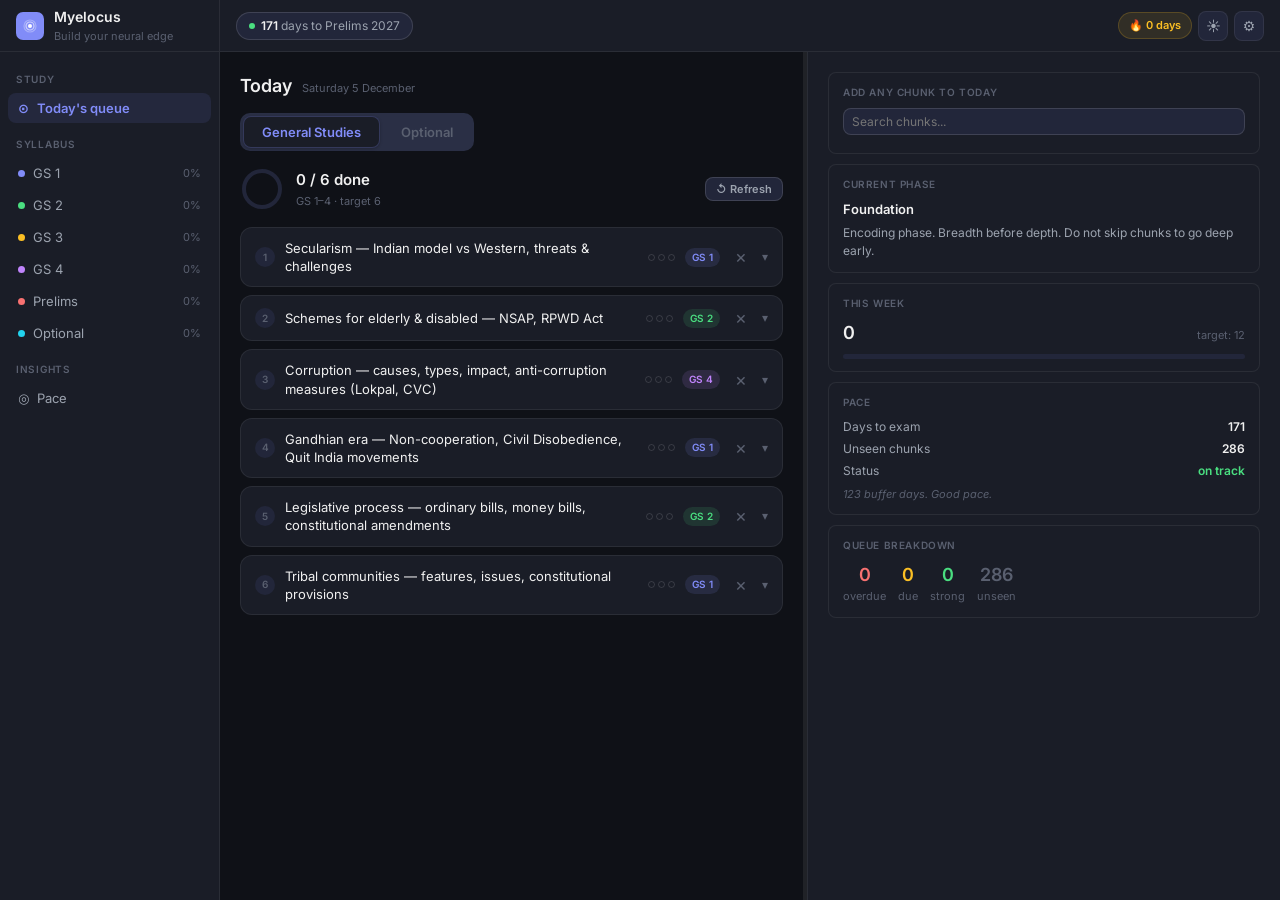
<file: index.html>
<!DOCTYPE html>
<html lang="en" data-theme="dark" data-palette="cool">
<head>
<meta charset="UTF-8">
<meta name="viewport" content="width=device-width, initial-scale=1.0">
<meta name="theme-color" content="#0f1117">
<meta name="apple-mobile-web-app-capable" content="yes">
<meta name="apple-mobile-web-app-title" content="Myelocus">
<title>Myelocus</title>
<link rel="manifest" href="manifest.json">
<link rel="stylesheet" href="styles.css">
</head>
<body>
<div class="shell">

  <!-- HEADER -->
  <header class="header">
    <div class="logo" onclick="UI.go('today')" style="cursor:pointer">
      <div class="logo-mark">
        <svg viewBox="0 0 14 14" fill="none" xmlns="http://www.w3.org/2000/svg">
          <circle cx="7" cy="7" r="6" stroke="white" stroke-width="1.2" opacity=".3"/>
          <circle cx="7" cy="7" r="4" stroke="white" stroke-width="1.2" opacity=".6"/>
          <circle cx="7" cy="7" r="2" fill="white"/>
        </svg>
      </div>
      <div>
        <div class="logo-text">Myelocus</div>
        <div class="logo-sub">Build your neural edge</div>
      </div>
    </div>
    <div class="header-center">
      <div class="countdown-chip">
        <div class="pace-dot on-track" id="pace-dot"></div>
        <span id="cdown-text"><strong>—</strong> days to Prelims</span>
      </div>
    </div>
    <div class="header-right">
      <div class="streak-chip" id="streak-chip">🔥 0 days</div>
      <button class="hbtn" onclick="UI.toggleTheme()" id="theme-icon" title="Toggle theme">☀</button>
      <button class="hbtn" onclick="UI.go('settings')" title="Settings">⚙</button>
    </div>
  </header>

  <!-- SIDEBAR -->
  <nav class="sidebar">
    <div class="nav-section">Study</div>
    <button class="nav-item active" id="nav-today" onclick="UI.go('today')">
      <span>⊙</span> Today's queue
      <span class="nav-badge" id="nav-due-badge" style="display:none"></span>
    </button>

    <div class="nav-section">Syllabus</div>
    <button class="nav-item" id="nav-gs1" onclick="UI.goPaper('gs1')">
      <span class="nav-dot" style="background:#818cf8"></span>GS 1<span class="nav-pct" id="np-gs1">—</span>
    </button>
    <button class="nav-item" id="nav-gs2" onclick="UI.goPaper('gs2')">
      <span class="nav-dot" style="background:#4ade80"></span>GS 2<span class="nav-pct" id="np-gs2">—</span>
    </button>
    <button class="nav-item" id="nav-gs3" onclick="UI.goPaper('gs3')">
      <span class="nav-dot" style="background:#fbbf24"></span>GS 3<span class="nav-pct" id="np-gs3">—</span>
    </button>
    <button class="nav-item" id="nav-gs4" onclick="UI.goPaper('gs4')">
      <span class="nav-dot" style="background:#c084fc"></span>GS 4<span class="nav-pct" id="np-gs4">—</span>
    </button>
    <button class="nav-item" id="nav-prelims" onclick="UI.goPaper('prelims')">
      <span class="nav-dot" style="background:#f87171"></span>Prelims<span class="nav-pct" id="np-prelims">—</span>
    </button>
    <button class="nav-item" id="nav-optional" onclick="UI.goPaper('optional')">
      <span class="nav-dot" style="background:#22d3ee"></span>Optional<span class="nav-pct" id="np-optional">—</span>
    </button>

    <div class="nav-section">Insights</div>
    <button class="nav-item" id="nav-pace" onclick="UI.go('pace')">
      <span>◎</span> Pace
    </button>
  </nav>

  <!-- MAIN — split pane for today + syllabus -->
  <div class="main-area" id="main-area">
    <!-- LEFT PANE -->
    <div class="left-pane" id="left-pane">
      <!-- Today -->
      <div class="page active" id="page-today">
        <div id="today-left"></div>
      </div>
      <!-- Syllabus -->
      <div class="page" id="page-syllabus">
        <div id="syllabus-left"></div>
      </div>
    </div>

    <!-- DIVIDER -->
    <div class="divider" id="divider"></div>

    <!-- RIGHT PANE -->
    <div class="right-pane" id="right-pane">
      <!-- Today right side -->
      <div class="page active" id="rpane-today">
        <div id="today-right"></div>
      </div>
      <!-- Chunk detail -->
      <div class="page" id="rpane-syllabus">
        <div id="chunk-detail"></div>
      </div>
    </div>
  </div>

  <!-- PACE — full width -->
  <div class="page-full" id="page-pace">
    <div id="c-pace"></div>
  </div>

  <!-- SETTINGS — full width -->
  <div class="page-full" id="page-settings">
    <div id="c-settings"></div>
  </div>

</div><!-- .shell -->

<!-- Mobile bottom nav -->
<nav class="bnav">
  <button class="bni active" id="bnav-today" onclick="UI.go('today')"><span class="bnic">⊙</span><span>Today</span></button>
  <button class="bni" id="bnav-syllabus" onclick="UI.goPaper('gs1')"><span class="bnic">⊞</span><span>Syllabus</span></button>
  <button class="bni" id="bnav-pace" onclick="UI.go('pace')"><span class="bnic">◎</span><span>Pace</span></button>
  <button class="bni" id="bnav-settings" onclick="UI.go('settings')"><span class="bnic">⚙</span><span>Settings</span></button>
</nav>

<div class="toast" id="toast"></div>

<!-- Danger confirm modal (subject deletion) -->
<div class="danger-overlay" id="danger-modal">
  <div class="danger-box">
    <div class="danger-title">⚠ Delete subject</div>
    <div class="danger-body" id="danger-modal-body"></div>
    <div class="danger-actions">
      <button class="btn btn-ghost" onclick="UI.cancelDeleteSubject()">Cancel</button>
      <button class="btn danger-confirm-btn" onclick="UI.confirmDeleteSubject()">Delete subject</button>
    </div>
  </div>
</div>

<!-- Subject right-click / long-press context menu -->
<div id="subj-context-menu" class="ctx-menu"></div>

<script src="syllabus.js"></script>
<script src="engine.js"></script>
<script>

// ── UI CONTROLLER ─────────────────────────────────────────────────────────────
const UI = {
  currentPage: 'today',
  currentPaper: 'gs1',
  currentYear: 2027,
  selectedChunkId: null,
  expanded: {}, // tracks open subjects and bullets
  panelSplit: 55,

  init() {
    DB.load();
    this.currentYear = DB.settings.targetYear || 2027;
    this.applyTheme();
    this.initSplitPane();
    if (!Queue.restoreAll()) { Queue.build(Queue.targetFor('gs'),'gs'); Queue.build(Queue.targetFor('optional'),'optional'); }
    this.updateHeader();
    this.updateNavPcts();
    this.renderToday();
    if ('serviceWorker' in navigator) navigator.serviceWorker.register('sw.js').catch(()=>{});
  },

  applyTheme() {
    const th = DB.settings.theme || 'dark';
    const pa = DB.settings.palette || 'cool';
    document.documentElement.setAttribute('data-theme', th);
    document.documentElement.setAttribute('data-palette', pa);
    document.getElementById('theme-icon').textContent = th === 'dark' ? '☀' : '☾';
  },

  // ── SPLIT PANE ──────────────────────────────────────────────────────────────
  initSplitPane() {
    const saved = localStorage.getItem('myelocus_split');
    this.panelSplit = saved ? parseFloat(saved) : 55;
    this.applySplit();
    const divider = document.getElementById('divider');
    if (!divider) return;
    let dragging = false, startX = 0;
    divider.addEventListener('mousedown', e => {
      dragging = true; startX = e.clientX;
      divider.classList.add('dragging');
      document.body.style.cursor = 'col-resize';
      document.body.style.userSelect = 'none';
    });
    document.addEventListener('mousemove', e => {
      if (!dragging) return;
      const ma = document.getElementById('main-area');
      if (!ma) return;
      const rect = ma.getBoundingClientRect();
      this.panelSplit = Math.max(25, Math.min(75, ((e.clientX - rect.left) / rect.width) * 100));
      this.applySplit();
    });
    document.addEventListener('mouseup', () => {
      if (!dragging) return;
      dragging = false;
      divider.classList.remove('dragging');
      document.body.style.cursor = '';
      document.body.style.userSelect = '';
      localStorage.setItem('myelocus_split', this.panelSplit);
    });
  },

  applySplit() {
    const lp = document.getElementById('left-pane');
    if (lp) lp.style.width = this.panelSplit + '%';
  },

  // ── NAVIGATION ──────────────────────────────────────────────────────────────
  go(page) {
    // Hide all
    document.querySelectorAll('.page,.page-full').forEach(p => p.classList.remove('active'));
    document.querySelectorAll('.nav-item,.bni').forEach(n => n.classList.remove('active'));
    const ma = document.getElementById('main-area');

    if (page === 'pace' || page === 'settings') {
      if (ma) ma.style.display = 'none';
      document.getElementById(`page-${page}`)?.classList.add('active');
    } else {
      if (ma) ma.style.display = 'flex';
      document.getElementById(`page-${page}`)?.classList.add('active');
      document.getElementById(`rpane-${page}`)?.classList.add('active');
    }

    document.getElementById(`nav-${page}`)?.classList.add('active');
    document.getElementById(`bnav-${page}`)?.classList.add('active');
    this.currentPage = page;

    if (page === 'today') this.renderToday();
    else if (page === 'pace') this.renderPace();
    else if (page === 'settings') this.renderSettings();
  },

  goPaper(paperId) {
    this.currentPaper = paperId;
    this.selectedChunkId = null;
    document.querySelectorAll('.page,.page-full').forEach(p => p.classList.remove('active'));
    document.querySelectorAll('.nav-item,.bni').forEach(n => n.classList.remove('active'));
    const ma = document.getElementById('main-area');
    if (ma) ma.style.display = 'flex';
    document.getElementById('page-syllabus')?.classList.add('active');
    document.getElementById('rpane-syllabus')?.classList.add('active');
    document.getElementById(`nav-${paperId}`)?.classList.add('active');
    document.getElementById('bnav-syllabus')?.classList.add('active');
    this.currentPage = 'syllabus';
    this.renderSyllabus();
    this.renderChunkDetail(null);
  },

  updateHeader() {
    const year = this.currentYear;
    const pace = Plan.pace(year);
    const streak = DB.settings.streak || 0;
    document.getElementById('cdown-text').innerHTML = `<strong>${pace.days}</strong> days to Prelims ${year}`;
    document.getElementById('pace-dot').className = `pace-dot ${pace.status}`;
    document.getElementById('streak-chip').textContent = `🔥 ${streak} day${streak !== 1 ? 's' : ''}`;
    const stats = Analytics.globalStats();
    const badge = document.getElementById('nav-due-badge');
    if (badge) { badge.textContent = stats.due; badge.style.display = stats.due > 0 ? '' : 'none'; }
  },

  updateNavPcts() {
    PAPER_ORDER.forEach(p => {
      const el = document.getElementById(`np-${p}`);
      if (!el) return;
      const stats = Analytics.paperStats(p);
      el.textContent = stats.total > 0 ? stats.cov + '%' : '—';
    });
  },

  toggleTheme() {
    DB.settings.theme = DB.settings.theme === 'dark' ? 'light' : 'dark';
    DB.save(); this.applyTheme();
  },

  toast(msg) {
    const t = document.getElementById('toast');
    t.textContent = msg; t.classList.add('show');
    setTimeout(() => t.classList.remove('show'), 2000);
  },

  // ── TODAY ────────────────────────────────────────────────────────────────────
  renderToday() {
    const target = Queue.targetFor(Queue.active);
    const total = Queue.current.length;
    const done = Queue.doneCount();
    const pct = total > 0 ? Math.round(done / total * 100) : 0;
    const circ = 2 * Math.PI * 18;
    const offset = circ - (pct / 100) * circ;
    const phase = Plan.currentPhase(this.currentYear);
    const pace = Plan.pace(this.currentYear);
    const wd = Plan.weekDone();
    const stats = Analytics.globalStats();

    let qH = '';
    if (total === 0) {
      const hasChunks = DB.getAllChunks().length > 0;
      qH = `<div style="text-align:center;padding:40px 20px;color:var(--text3)">
        <div style="font-size:28px;margin-bottom:10px">◎</div>
        <div class="t-section" style="margin-bottom:6px">${hasChunks ? 'No chunks due today' : 'Your syllabus is empty'}</div>
        <div class="t-meta">${hasChunks ? 'SRS schedule is clear. Browse the syllabus to study new chunks.' : 'Go to GS 1, GS 2, etc. in the sidebar and add your UPSC bullets and chunks.'}</div>
      </div>`;
    } else {
      if (done >= total) {
        qH += `<div class="done-scr">
          <div class="done-icon">◎</div>
          <div class="done-t">Session complete</div>
          <div class="done-s">All ${done} chunks done. The pathways strengthen.</div>
          <div class="done-stats">
            <div class="ds"><div class="dsv" style="color:var(--accent)">${done}</div><div class="dsl">Today</div></div>
            <div class="ds"><div class="dsv" style="color:var(--c-amber)">🔥${DB.settings.streak||0}</div><div class="dsl">Streak</div></div>
            <div class="ds"><div class="dsv" style="color:var(--c-green)">${stats.strong}</div><div class="dsl">Strong</div></div>
          </div>
          <button class="btn btn-ghost" onclick="UI.rebuildActive()">Load more</button>
        </div>`;
      }

      Queue.current.forEach((item, idx) => {
        const st = Queue.cardStates[idx] || { done:false, score:null, open:false };
        const rec = DB.getRecord(item.chunk.id) || {};
        const paper = PAPERS[item.paperId];
        const g2c = SRS.gapClass(rec.gap2Remaining);
        const g3c = SRS.gapClass(rec.gap3Remaining);
        const bstyle = st.done ? 'done' : st.open ? 'open' : '';

        qH += `<div class="qcard ${bstyle}">
          <div class="qcard-head" onclick="UI.toggleCard(${idx})">
            <div class="qnum" style="${st.done?'background:var(--c-green-bg);color:var(--c-green)':st.open?'background:var(--accent-bg);color:var(--accent)':''}">${st.done?'✓':idx+1}</div>
            <div class="qchunk">${item.chunk.name}</div>
            <div class="gap-dots">
              <div class="gdot ${rec.gap1Done?'done':''}" title="First exposure"></div>
              <div class="gdot ${g2c}" title="PYQ seen"></div>
              <div class="gdot ${g3c}" title="PYQ attempted"></div>
            </div>
            <span class="qpaper-badge" style="background:${paper.color}20;color:${paper.color}">${paper.label}</span>
            <button class="qremove" title="Remove from today's list" onclick="event.stopPropagation();UI.removeCardUI(${idx})">×</button>
            <span class="qarr">${st.open?'▴':'▾'}</span>
          </div>
          ${st.open ? `<div class="qbody">
            <div class="activity-section">
              <div class="activity-label">Log today's session on this chunk</div>
              <div class="activity-rows">
                ${[['lecture','Lecture'],['ncert','NCERT'],['pyq-seen','PYQ seen'],['pyq-attempted','PYQ attempted'],['reference','Reference/Internet']].map(([key,label]) => `
                <div class="activity-row">
                  <label class="activity-check">
                    <input type="checkbox" id="act-${idx}-${key}" onchange="UI.toggleMins(${idx},'${key}')">
                    <span class="alabel">${label}</span>
                  </label>
                  <div class="activity-mins" id="amins-${idx}-${key}" style="display:none">
                    <input class="mins-input" type="number" id="mins-${idx}-${key}" min="1" max="300" placeholder="0">
                    <span class="mins-label">min</span>
                  </div>
                </div>`).join('')}
              </div>
              <div class="recall-section">
                <div class="recall-q">How well do you know this now?</div>
                <div class="recall-btns">
                  <button class="rbtn r-again" onclick="UI.rateCardUI(${idx},1)">Again</button>
                  <button class="rbtn r-hard"  onclick="UI.rateCardUI(${idx},2)">Hard</button>
                  <button class="rbtn r-good"  onclick="UI.rateCardUI(${idx},3)">Good</button>
                  <button class="rbtn r-easy"  onclick="UI.rateCardUI(${idx},4)">Easy</button>
                </div>
                <div class="recall-foot">
                  <button class="btn btn-ghost btn-sm" onclick="UI.saveActivity(${idx})">Save activity</button>
                  <button class="btn btn-ghost btn-sm skip-btn" onclick="UI.skipCardUI(${idx})" title="First time reading this — just log time, no rating">Skip · first read →</button>
                </div>
              </div>
            </div>
          </div>` : ''}
        </div>`;
      });
    }

    // Left pane
    document.getElementById('today-left').innerHTML = `
    <div style="display:flex;align-items:baseline;gap:10px;margin-bottom:14px">
      <div class="t-page">Today</div>
      <div class="t-meta">${new Date().toLocaleDateString('en-IN',{weekday:'long',day:'numeric',month:'long'})}</div>
    </div>
    <div class="scope-toggle">
      <button class="scope-seg ${Queue.active==='gs'?'active':''}" onclick="UI.setQueueScope('gs')">General Studies</button>
      <button class="scope-seg ${Queue.active==='optional'?'active':''}" onclick="UI.setQueueScope('optional')">Optional</button>
    </div>
    <div class="session-ring-wrap">
      <svg width="44" height="44" viewBox="0 0 44 44">
        <circle cx="22" cy="22" r="18" fill="none" stroke="var(--bg3)" stroke-width="4"/>
        <circle cx="22" cy="22" r="18" fill="none" stroke="var(--accent)" stroke-width="4"
          stroke-dasharray="${circ.toFixed(1)}" stroke-dashoffset="${offset.toFixed(1)}"
          stroke-linecap="round" transform="rotate(-90 22 22)"
          style="transition:stroke-dashoffset 0.5s ease"/>
      </svg>
      <div class="ring-info"><h3>${done} / ${total} done</h3><p>${Queue.active==='optional'?'Optional':'GS 1–4'} · target ${target}</p></div>
      <button class="btn btn-ghost btn-sm" style="margin-left:auto" onclick="UI.rebuildActive()">↺ Refresh</button>
    </div>
    ${qH}`;

    // Right pane
    document.getElementById('today-right').innerHTML = `<div class="today-side">
      <div class="scard">
        <div class="scard-t">Add any chunk to today</div>
        <input class="field" type="text" id="chunk-search-inp" placeholder="Search chunks..." style="font-size:12px;padding:5px 8px;margin-bottom:6px"
          oninput="UI.renderChunkSearch(this.value)">
        <div id="chunk-search-results" style="max-height:180px;overflow-y:auto"></div>
      </div>
      <div class="scard">
        <div class="scard-t">Current phase</div>
        <div class="t-section" style="margin-bottom:4px">${phase?.name||'—'}</div>
        <div style="font-size:12px;color:var(--text2);line-height:1.5">${phase?.note||''}</div>
      </div>
      <div class="scard">
        <div class="scard-t">This week</div>
        <div style="display:flex;justify-content:space-between;align-items:baseline;margin-bottom:8px">
          <span style="font-size:18px;font-weight:600">${wd}</span>
          <span class="t-meta">target: ${phase?.weekly||6}</span>
        </div>
        <div class="btrack"><div class="bfill" style="width:${Math.min(100,Math.round(wd/Math.max(phase?.weekly||6,1)*100))}%;background:var(--accent)"></div></div>
      </div>
      <div class="scard">
        <div class="scard-t">Pace</div>
        <div class="pace-row"><span class="lbl">Days to exam</span><span class="val">${pace.days}</span></div>
        <div class="pace-row"><span class="lbl">Unseen chunks</span><span class="val">${pace.unseen}</span></div>
        <div class="pace-row"><span class="lbl">Status</span><span class="val ${pace.status}">${pace.status.replace('-',' ')}</span></div>
        <div class="t-meta" style="margin-top:6px;font-style:italic">${pace.msg}</div>
      </div>
      <div class="scard">
        <div class="scard-t">Queue breakdown</div>
        <div style="display:flex;gap:12px">
          <div style="text-align:center"><div style="font-size:18px;font-weight:600;color:var(--c-red)">${stats.overdue}</div><div class="t-meta">overdue</div></div>
          <div style="text-align:center"><div style="font-size:18px;font-weight:600;color:var(--c-amber)">${Math.max(0,stats.due-stats.overdue)}</div><div class="t-meta">due</div></div>
          <div style="text-align:center"><div style="font-size:18px;font-weight:600;color:var(--c-green)">${stats.strong}</div><div class="t-meta">strong</div></div>
          <div style="text-align:center"><div style="font-size:18px;font-weight:600;color:var(--text3)">${stats.unseen}</div><div class="t-meta">unseen</div></div>
        </div>
      </div>
    </div>`;
  },

  toggleCard(idx) { Queue.toggleCard(idx); this.renderToday(); },
  // Collect any checked activity rows for a card and return [{medium,mins}]
  flushActivity(idx) {
    const acts=[];
    ['lecture','ncert','pyq-seen','pyq-attempted','reference'].forEach(key=>{ const cb=document.getElementById(`act-${idx}-${key}`); const mi=document.getElementById(`mins-${idx}-${key}`); if(cb?.checked&&mi?.value) acts.push({medium:key,mins:parseInt(mi.value)||0}); });
    if (acts.length) Queue.logActivity(idx, acts);
    return acts.reduce((s,a)=>s+a.mins,0);
  },
  rateCardUI(idx, score) {
    const mins = this.flushActivity(idx);
    Queue.rateCard(idx, score);
    this.updateHeader(); this.updateNavPcts(); this.renderToday();
    const L=['','Again — back tomorrow','Hard — short interval','Good — interval grows','Easy — accelerated'];
    this.toast(mins>0 ? `${L[score]} · ${mins} min logged` : L[score]);
  },
  skipCardUI(idx) {
    const mins = this.flushActivity(idx);
    Queue.skipCard(idx);
    this.updateHeader(); this.updateNavPcts(); this.renderToday();
    this.toast(mins>0 ? `First read logged · ${mins} min — returns tomorrow` : 'Marked as read — returns tomorrow');
  },
  removeCardUI(idx) {
    Queue.removeCard(idx);
    this.updateHeader(); this.renderToday();
    this.toast('Removed from today');
  },
  setQueueScope(scope) {
    Queue.setScope(scope);
    if (Queue.current.length === 0) Queue.build(Queue.targetFor(scope), scope);
    this.updateHeader(); this.renderToday();
  },
  rebuildActive() { Queue.build(Queue.targetFor(Queue.active), Queue.active); this.updateHeader(); this.updateNavPcts(); this.renderToday(); },

  renderChunkSearch(query) {
    const el = document.getElementById('chunk-search-results');
    if (!el) return;
    if (!query || query.length < 2) { el.innerHTML = '<div class="t-meta" style="padding:4px 0">Type to search all chunks</div>'; return; }
    const q = query.toLowerCase();
    const all = DB.getAllChunks();
    const inQueue = new Set(Queue.current.map(i => i.chunk.id));
    const matches = all.filter(({chunk}) => chunk.name.toLowerCase().includes(q) && !inQueue.has(chunk.id)).slice(0, 8);
    if (!matches.length) { el.innerHTML = '<div class="t-meta" style="padding:4px 0">No results</div>'; return; }
    el.innerHTML = matches.map(({chunk, paperId}) => {
      const p = PAPERS[paperId];
      return `<div style="display:flex;align-items:center;gap:6px;padding:5px 0;border-bottom:1px solid var(--border)">
        <span style="flex:1;font-size:12px;color:var(--text)">${chunk.name}</span>
        <span style="font-size:10px;color:${p.color};background:${p.color}20;padding:1px 5px;border-radius:3px">${p.label}</span>
        <button class="btn btn-ghost btn-sm" style="padding:2px 7px;font-size:11px" onclick="UI.addChunkToQueue('${chunk.id}','${paperId}')">+ Add</button>
      </div>`;
    }).join('');
  },

  addChunkToQueue(chunkId, paperId) {
    // Find the full item
    let found = null;
    for (const subj of DB.getSubjects(paperId)) {
      for (const bullet of DB.getBullets(paperId, subj.id)) {
        const c = bullet.chunks.find(ch => ch.id === chunkId);
        if (c) { found = { chunk: c, paperId, subjId: subj.id, bulletId: bullet.id }; break; }
      }
      if (found) break;
    }
    if (!found) return;
    const newIdx = Queue.current.length;
    Queue.current.push(found);
    Queue.cardStates[newIdx] = { done: false, score: null, open: false };
    Queue.saveState();
    // Clear search
    const inp = document.getElementById('chunk-search-inp');
    if (inp) inp.value = '';
    const res = document.getElementById('chunk-search-results');
    if (res) res.innerHTML = '';
    this.renderToday();
    this.toast(`Added: ${found.chunk.name}`);
  },
  toggleMins(idx, key) { const cb=document.getElementById(`act-${idx}-${key}`); const mw=document.getElementById(`amins-${idx}-${key}`); if(mw) mw.style.display=cb?.checked?'flex':'none'; },
  saveActivity(idx) {
    const acts=[];
    ['lecture','ncert','pyq-seen','pyq-attempted','reference'].forEach(key=>{ const cb=document.getElementById(`act-${idx}-${key}`); const mi=document.getElementById(`mins-${idx}-${key}`); if(cb?.checked&&mi?.value) acts.push({medium:key,mins:parseInt(mi.value)||0}); });
    if (!acts.length) { this.toast('Nothing to save'); return; }
    Queue.logActivity(idx, acts);
    this.updateHeader(); this.renderToday();
    this.toast(`${acts.reduce((s,a)=>s+a.mins,0)} mins logged ✓`);
  },

  // ── SYLLABUS ─────────────────────────────────────────────────────────────────
  renderSyllabus() {
    const paperId = this.currentPaper;
    const paper = PAPERS[paperId];
    const pStats = Analytics.paperStats(paperId);

    let h = `<div class="syllabus-pane"
      oncontextmenu="UI.onPaperContext(event,'${paperId}')"
      ontouchstart="UI.onPaperTouchStart(event,'${paperId}')"
      ontouchend="UI.onSubjTouchEnd()" ontouchmove="UI.onSubjTouchEnd()">
    <div style="display:flex;align-items:baseline;gap:10px;margin-bottom:12px">
      <div class="t-page">${paper.label}</div>
      <div class="t-meta">${paper.full}</div>
    </div>
    <div class="paper-tabs">
      ${PAPER_ORDER.map(p => `<button class="ptab ${p===paperId?'active':''}" style="${p===paperId?'background:'+PAPERS[p].color+';border-color:'+PAPERS[p].color:''}" onclick="UI.goPaper('${p}')">${PAPERS[p].label}</button>`).join('')}
    </div>
    <div class="t-meta" style="margin-bottom:12px">
      ○ ◑ ● = first exposure / PYQ seen / PYQ attempted &nbsp;·&nbsp; Click chunk to open detail on right<br>
      <span style="color:var(--accent)">Right-click</span> (or long-press) any item to add or delete · drag ⠿ to reorder subjects
    </div>`;

    DB.getSubjects(paperId).forEach(subj => {
      const coaching = DB.getCoaching(paperId, subj.id);
      const cpct = coaching.total > 0 ? Math.round(coaching.completed/coaching.total*100) : 0;
      const subKey = `s-${paperId}-${subj.id}`;
      const isOpen = !!this.expanded[subKey];
      const bullets = DB.getBullets(paperId, subj.id);

      h += `<div class="subject-block" draggable="false"
        ondragstart="UI.onSubjDragStart(event,'${paperId}','${subj.id}')"
        ondragover="UI.onSubjDragOver(event)"
        ondragleave="UI.onSubjDragLeave(event)"
        ondrop="UI.onSubjDrop(event,'${paperId}','${subj.id}')"
        ondragend="UI.onSubjDragEnd(event)">
        <div class="subject-hdr"
          oncontextmenu="UI.onSubjContext(event,'${paperId}','${subj.id}')"
          ontouchstart="UI.onSubjTouchStart(event,'${paperId}','${subj.id}')"
          ontouchend="UI.onSubjTouchEnd()" ontouchmove="UI.onSubjTouchEnd()"
          onclick="UI.selectSubject('${paperId}','${subj.id}');UI.toggleKey('${subKey}',true)">
          <span class="drag-grip" title="Drag to reorder" onmousedown="UI.gripDown(this)" onclick="event.stopPropagation()">⠿</span>
          <span class="subject-name" contenteditable="true" spellcheck="false"
            onclick="event.stopPropagation()"
            onkeydown="if(event.key==='Enter'){event.preventDefault();this.blur()}"
            onblur="UI.saveSubjectName('${paperId}','${subj.id}',this.textContent.trim())"
            title="Click to rename · right-click for options">${subj.name}</span>
          <div class="subject-meta">
            <span class="subject-arr">${isOpen?'▴':'▾'}</span>
          </div>
        </div>

        ${isOpen ? `
        <!-- Bullets -->
        ${bullets.map(bullet => {
          const bulKey = `b-${bullet.id}`;
          const isBulOpen = !!this.expanded[bulKey];
          const covCount = bullet.chunks.filter(c => DB.getRecord(c.id)?.firstStudied).length;

          return `<div class="bullet-block">
            <div class="bullet-hdr"
              oncontextmenu="UI.onBulletContext(event,'${paperId}','${subj.id}','${bullet.id}')"
              ontouchstart="UI.onBulletTouchStart(event,'${paperId}','${subj.id}','${bullet.id}')"
              ontouchend="UI.onSubjTouchEnd()" ontouchmove="UI.onSubjTouchEnd()"
              onclick="UI.toggleKey('${bulKey}',false)">
              <div class="bullet-official-edit" contenteditable="true" spellcheck="false"
                onblur="UI.saveBulletOfficial('${paperId}','${subj.id}','${bullet.id}',this.textContent.trim())"
                onclick="event.stopPropagation()"
                title="Click to edit · right-click for options">${bullet.official}</div>
              <div style="display:flex;align-items:center;gap:8px;flex-shrink:0">
                ${bullet.chunks.length > 0 ? `<span class="t-meta">${covCount}/${bullet.chunks.length}</span>` : ''}
                <span class="bullet-arr">${isBulOpen?'▾':'▸'}</span>
              </div>
            </div>

            ${isBulOpen ? `
            ${bullet.chunks.map(chunk => {
              const rec = DB.getRecord(chunk.id) || {};
              const isSel = this.selectedChunkId === chunk.id;
              return `<div class="chunk-row ${isSel?'selected':''}"
                oncontextmenu="UI.onChunkContext(event,'${paperId}','${subj.id}','${bullet.id}','${chunk.id}')"
                ontouchstart="UI.onChunkTouchStart(event,'${paperId}','${subj.id}','${bullet.id}','${chunk.id}')"
                ontouchend="UI.onSubjTouchEnd()" ontouchmove="UI.onSubjTouchEnd()"
                onclick="UI.selectChunk('${chunk.id}')">
                <div class="chunk-name" contenteditable="true" spellcheck="false"
                  onclick="event.stopPropagation()"
                  onkeydown="if(event.key==='Enter'){event.preventDefault();this.blur()}"
                  onblur="UI.saveChunkName('${paperId}','${subj.id}','${bullet.id}','${chunk.id}',this.textContent.trim())"
                  title="Click to rename · right-click to delete">${chunk.name}</div>
                <div class="gap-dots">
                  <div class="gdot ${rec.gap1Done?'done':''}" title="First exposure"></div>
                  <div class="gdot ${SRS.gapClass(rec.gap2Remaining)}" title="PYQ seen"></div>
                  <div class="gdot ${SRS.gapClass(rec.gap3Remaining)}" title="PYQ attempted"></div>
                </div>
              </div>`;
            }).join('')}
            ${this.pendingAdd && this.pendingAdd.type==='chunk' && this.pendingAdd.bulletId===bullet.id ? this.renderAddInput('Add chunk — press Enter') : ''}
            ` : ''}
          </div>`;
        }).join('')}
        ${this.pendingAdd && this.pendingAdd.type==='bullet' && this.pendingAdd.subjId===subj.id ? `<div style="padding:8px 14px;border-top:1px solid var(--border)">${this.renderAddInput('Paste UPSC official bullet — press Enter')}</div>` : ''}
        ` : ''}
      </div>`;
    });

    // Add subject (on-demand, via right-click on the paper area)
    if (this.pendingAdd && this.pendingAdd.type==='subject' && this.pendingAdd.paperId===paperId) {
      h += `<div style="padding:10px 0">${this.renderAddInput(`Add a subject to ${paper.label} — press Enter`)}</div>`;
    } else if (DB.getSubjects(paperId).length === 0) {
      h += `<div class="t-meta" style="padding:16px 4px">No subjects yet — right-click here to add one.</div>`;
    }

    h += `</div>`; // close .syllabus-pane
    document.getElementById('syllabus-left').innerHTML = h;
    if (this.pendingAdd) { const i = document.getElementById('pending-add-input'); if (i) { i.focus(); } }
  },

  toggleKey(key, isSubject) {
    this.expanded[key] = !this.expanded[key];
    if (isSubject) this.renderSyllabus();
    else this.renderSyllabus();
  },

  saveBulletOfficial(paperId, subjId, bulletId, text) {
    if (text) DB.updateBulletOfficial(paperId, subjId, bulletId, text);
    else this.renderSyllabus();
  },

  saveChunkName(paperId, subjId, bulletId, chunkId, name) {
    if (name) { DB.updateChunkName(paperId, subjId, bulletId, chunkId, name); if (this.selectedChunkId === chunkId) this.renderChunkDetail(chunkId); }
    else this.renderSyllabus();
  },

  saveSubjectName(paperId, subjId, name) {
    if (name) { DB.updateSubjectName(paperId, subjId, name); }
    else this.renderSyllabus();
  },

  // Subject deletion uses a distinct red danger modal (not the browser confirm)
  askDeleteSubject(paperId, subjId) {
    const subj = DB.getSubjects(paperId).find(s => s.id === subjId);
    const bullets = DB.getBullets(paperId, subjId);
    const chunkCount = bullets.reduce((n, b) => n + (b.chunks?.length || 0), 0);
    this._pendingSubjDelete = { paperId, subjId };
    const modal = document.getElementById('danger-modal');
    document.getElementById('danger-modal-body').innerHTML =
      `Delete the subject <strong>"${subj ? subj.name : ''}"</strong>?<br><br>` +
      `This permanently removes <strong>${bullets.length} bullet${bullets.length!==1?'s':''}</strong> and ` +
      `<strong>${chunkCount} chunk${chunkCount!==1?'s':''}</strong> inside it, along with all their study progress, ` +
      `coaching data, and SRS history. <span style="color:var(--c-red)">This cannot be undone.</span>`;
    modal.classList.add('show');
  },
  cancelDeleteSubject() {
    this._pendingSubjDelete = null;
    document.getElementById('danger-modal').classList.remove('show');
  },
  confirmDeleteSubject() {
    const p = this._pendingSubjDelete;
    document.getElementById('danger-modal').classList.remove('show');
    if (!p) return;
    DB.deleteSubject(p.paperId, p.subjId);
    this._pendingSubjDelete = null;
    if (this.selectedSubject && this.selectedSubject.subjId === p.subjId) { this.selectedSubject = null; this.renderChunkDetail(null); }
    this.updateHeader(); this.updateNavPcts(); this.renderSyllabus();
    this.toast('Subject deleted');
  },

  // ── Subject drag-to-reorder (grip handle) ──
  gripDown(el) { const b = el.closest('.subject-block'); if (b) b.setAttribute('draggable','true'); },
  onSubjDragStart(e, paperId, subjId) {
    this._dragSubj = { paperId, subjId };
    try { e.dataTransfer.effectAllowed='move'; e.dataTransfer.setData('text/plain', subjId); } catch(_) {}
    e.currentTarget.classList.add('dragging');
  },
  onSubjDragOver(e) {
    if (!this._dragSubj) return;
    e.preventDefault(); try { e.dataTransfer.dropEffect='move'; } catch(_) {}
    e.currentTarget.classList.add('drag-over');
  },
  onSubjDragLeave(e) { e.currentTarget.classList.remove('drag-over'); },
  onSubjDrop(e, paperId, subjId) {
    e.preventDefault(); e.currentTarget.classList.remove('drag-over');
    const d = this._dragSubj;
    if (d && d.paperId === paperId && d.subjId !== subjId) {
      DB.moveSubject(paperId, d.subjId, subjId);
      this.renderSyllabus(); this.updateNavPcts();
    }
  },
  onSubjDragEnd() {
    this._dragSubj = null;
    document.querySelectorAll('.subject-block.dragging,.subject-block.drag-over').forEach(el=>el.classList.remove('dragging','drag-over'));
    document.querySelectorAll('.subject-block[draggable="true"]').forEach(el=>el.setAttribute('draggable','false'));
  },

  // ── Subject context menu (right-click + long-press) ──
  onSubjTouchEnd() { if (this._lpTimer) { clearTimeout(this._lpTimer); this._lpTimer = null; } },
  showCtxMenu(x, y, html) {
    const menu = document.getElementById('subj-context-menu');
    if (!menu) return;
    menu.innerHTML = html;
    menu.style.left = Math.min(x, window.innerWidth - 200) + 'px';
    menu.style.top = Math.min(y, window.innerHeight - 110) + 'px';
    menu.classList.add('show');
    setTimeout(() => {
      document.addEventListener('click', UI._closeSubjMenu, { once: true });
      document.addEventListener('contextmenu', UI._closeSubjMenu, { once: true });
      window.addEventListener('scroll', UI._closeSubjMenu, { once: true, capture: true });
    }, 0);
  },
  _closeSubjMenu() { UI.hideSubjMenu(); },
  hideSubjMenu() { const m = document.getElementById('subj-context-menu'); if (m) m.classList.remove('show'); },
  _ctxItem(label, fn, danger) { return `<button class="ctx-item ${danger?'ctx-danger':''}" onmousedown="event.preventDefault()" onclick="${fn}">${label}</button>`; },

  // Subject
  onSubjContext(e, paperId, subjId) { e.preventDefault(); e.stopPropagation(); this.showSubjMenu(e.clientX, e.clientY, paperId, subjId); },
  onSubjTouchStart(e, paperId, subjId) { const t = e.touches ? e.touches[0] : e; this.onSubjTouchEnd(); this._lpTimer = setTimeout(() => { this.showSubjMenu(t.clientX, t.clientY, paperId, subjId); if (navigator.vibrate) navigator.vibrate(12); }, 500); },
  showSubjMenu(x, y, paperId, subjId) {
    this.showCtxMenu(x, y,
      this._ctxItem('＋ Add bullet', `UI.ctxAddBullet('${paperId}','${subjId}')`, false) +
      this._ctxItem('🗑 Delete subject', `UI.ctxDeleteSubject('${paperId}','${subjId}')`, true));
  },
  ctxDeleteSubject(paperId, subjId) { this.hideSubjMenu(); this.askDeleteSubject(paperId, subjId); },

  // Bullet
  onBulletContext(e, paperId, subjId, bulletId) { e.preventDefault(); e.stopPropagation(); this.showBulletMenu(e.clientX, e.clientY, paperId, subjId, bulletId); },
  onBulletTouchStart(e, paperId, subjId, bulletId) { const t = e.touches ? e.touches[0] : e; this.onSubjTouchEnd(); this._lpTimer = setTimeout(() => { this.showBulletMenu(t.clientX, t.clientY, paperId, subjId, bulletId); if (navigator.vibrate) navigator.vibrate(12); }, 500); },
  showBulletMenu(x, y, paperId, subjId, bulletId) {
    this.showCtxMenu(x, y,
      this._ctxItem('＋ Add chunk', `UI.ctxAddChunk('${paperId}','${subjId}','${bulletId}')`, false) +
      this._ctxItem('🗑 Delete bullet', `UI.ctxDeleteBullet('${paperId}','${subjId}','${bulletId}')`, true));
  },
  ctxDeleteBullet(paperId, subjId, bulletId) {
    this.hideSubjMenu();
    const bl = DB.getBullets(paperId, subjId).find(b => b.id === bulletId);
    const n = bl ? bl.chunks.length : 0;
    if (n > 0 && !confirm(`Delete this bullet and its ${n} chunk${n>1?'s':''} (with their progress)?`)) return;
    DB.deleteBullet(paperId, subjId, bulletId);
    this.renderSyllabus(); this.updateNavPcts(); this.toast('Bullet deleted');
  },

  // Chunk
  onChunkContext(e, paperId, subjId, bulletId, chunkId) { e.preventDefault(); e.stopPropagation(); this.showChunkMenu(e.clientX, e.clientY, paperId, subjId, bulletId, chunkId); },
  onChunkTouchStart(e, paperId, subjId, bulletId, chunkId) { const t = e.touches ? e.touches[0] : e; this.onSubjTouchEnd(); this._lpTimer = setTimeout(() => { this.showChunkMenu(t.clientX, t.clientY, paperId, subjId, bulletId, chunkId); if (navigator.vibrate) navigator.vibrate(12); }, 500); },
  showChunkMenu(x, y, paperId, subjId, bulletId, chunkId) {
    this.showCtxMenu(x, y, this._ctxItem('🗑 Delete chunk', `UI.ctxDeleteChunk('${paperId}','${subjId}','${bulletId}','${chunkId}')`, true));
  },
  ctxDeleteChunk(paperId, subjId, bulletId, chunkId) {
    this.hideSubjMenu();
    const rec = DB.getRecord(chunkId) || {};
    const hasHistory = rec.firstStudied || (rec.repetitions||0) > 0 || (rec.activityLog && rec.activityLog.length > 0);
    if (hasHistory && !confirm('This chunk has study history. Delete it and all its progress permanently?')) return;
    DB.deleteChunk(paperId, subjId, bulletId, chunkId);
    if (this.selectedChunkId === chunkId) { this.selectedChunkId = null; this.renderChunkDetail(null); }
    this.renderSyllabus(); this.updateNavPcts(); this.toast('Chunk deleted');
  },

  // Paper area
  onPaperContext(e, paperId) { e.preventDefault(); this.showPaperMenu(e.clientX, e.clientY, paperId); },
  onPaperTouchStart(e, paperId) { const t = e.touches ? e.touches[0] : e; this.onSubjTouchEnd(); this._lpTimer = setTimeout(() => { this.showPaperMenu(t.clientX, t.clientY, paperId); if (navigator.vibrate) navigator.vibrate(12); }, 500); },
  showPaperMenu(x, y, paperId) { this.showCtxMenu(x, y, this._ctxItem('＋ Add subject', `UI.ctxAddSubject('${paperId}')`, false)); },

  // On-demand add inputs
  ctxAddChunk(paperId, subjId, bulletId) { this.hideSubjMenu(); this.expanded[`s-${paperId}-${subjId}`] = true; this.expanded[`b-${bulletId}`] = true; this.pendingAdd = { type:'chunk', paperId, subjId, bulletId }; this.renderSyllabus(); },
  ctxAddBullet(paperId, subjId) { this.hideSubjMenu(); this.expanded[`s-${paperId}-${subjId}`] = true; this.pendingAdd = { type:'bullet', paperId, subjId }; this.renderSyllabus(); },
  ctxAddSubject(paperId) { this.hideSubjMenu(); this.pendingAdd = { type:'subject', paperId }; this.renderSyllabus(); },
  renderAddInput(ph) {
    return `<div class="inline-add">
      <input class="field" id="pending-add-input" autocomplete="off" placeholder="${ph}" style="font-size:12px;padding:6px 10px;flex:1"
        onkeydown="if(event.key==='Enter'){event.preventDefault();UI.commitAdd()}else if(event.key==='Escape'){event.preventDefault();UI.cancelAdd()}">
      <button class="btn btn-ghost btn-sm" onmousedown="event.preventDefault()" onclick="UI.commitAdd()">Add</button>
      <button class="btn btn-ghost btn-sm" onmousedown="event.preventDefault()" onclick="UI.cancelAdd()">Close</button>
    </div>`;
  },
  commitAdd() {
    const inp = document.getElementById('pending-add-input');
    const p = this.pendingAdd;
    if (!inp || !p) return;
    const val = inp.value.trim();
    if (!val) { inp.focus(); return; }
    if (p.type === 'chunk') { DB.addChunk(p.paperId, p.subjId, p.bulletId, val); }
    else if (p.type === 'bullet') { DB.addBullet(p.paperId, p.subjId, val); }
    else if (p.type === 'subject') { DB.addSubject(p.paperId, val); }
    this.renderSyllabus(); this.updateNavPcts();
    this.toast(`${p.type.charAt(0).toUpperCase()+p.type.slice(1)} added ✓ — keep typing or Close`);
  },
  cancelAdd() { this.pendingAdd = null; this.renderSyllabus(); },



  saveCoaching(paperId, subjId, el, field) {
    const c = DB.getCoaching(paperId, subjId);
    c[field] = field === 'academy' ? el.value : Math.max(0, parseInt(el.value) || 0);
    DB.setCoaching(paperId, subjId, c);
    this.updateNavPcts();
    if (this.selectedSubject && this.selectedSubject.subjId === subjId) this.renderSubjectDetail(paperId, subjId);
  },

  selectSubject(paperId, subjId) {
    this.selectedChunkId = null;
    this.selectedSubject = { paperId, subjId };
    this.renderSubjectDetail(paperId, subjId);
  },

  renderSubjectDetail(paperId, subjId) {
    const el = document.getElementById('chunk-detail');
    if (!el) return;
    const paper = PAPERS[paperId];
    const subj = DB.getSubjects(paperId).find(s => s.id === subjId);
    if (!subj) return;
    const ss = Analytics.subjectStats(paperId, subjId);
    const ch = DB.getCoaching(paperId, subjId);
    const cpct = ch.total > 0 ? Math.round(ch.completed / ch.total * 100) : 0;
    const totalT = ss.total || 1;

    // Three bar widths
    const barG1 = Math.round(ss.gap1 / totalT * 100);
    const barG2 = Math.round(ss.gap2 / totalT * 100);
    const barG3 = Math.round(ss.gap3 / totalT * 100);

    el.innerHTML = `
    <div class="chunk-detail-paper" style="color:${paper.color}">${paper.label}</div>
    <div class="chunk-detail-name">${subj.name}</div>
    <div class="t-meta" style="margin-bottom:16px">${ss.total} chunks · ${ss.cov}% covered · ${fmtMins(ss.totalMins)} invested</div>

    <div class="detail-section">
      <div class="detail-label">Coaching lectures</div>
      <div class="coaching-detail">
        <input class="cinp cinp-block" type="text" placeholder="Academy / source name" value="${ch.academy||''}"
          onchange="UI.saveCoaching('${paperId}','${subjId}',this,'academy')">
        <div class="coaching-detail-nums">
          <label class="cinp-field"><span class="cinp-lbl">Total lectures</span>
            <input class="cinp cinp-num2" type="number" min="0" placeholder="0" value="${ch.total||''}"
              onchange="UI.saveCoaching('${paperId}','${subjId}',this,'total')"></label>
          <label class="cinp-field"><span class="cinp-lbl">Completed</span>
            <input class="cinp cinp-num2" type="number" min="0" placeholder="0" value="${ch.completed||''}"
              onchange="UI.saveCoaching('${paperId}','${subjId}',this,'completed')"></label>
        </div>
      </div>
      ${ch.total > 0 ? `
      <div class="btrack" style="height:8px;margin:10px 0 4px">
        <div class="bfill" style="width:${cpct}%;background:${paper.color};height:100%"></div>
      </div>
      <div style="font-size:11px;color:${cpct>=80?'var(--c-green)':cpct>=50?'var(--c-amber)':'var(--c-red)'}">${cpct}% complete · ${ch.completed} of ${ch.total} lectures</div>`
      : `<div class="t-meta" style="margin-top:8px">Enter your lecture counts to track coverage — this also drives which new chunks surface in your daily queue.</div>`}
    </div>

    <div class="detail-section">
      <div class="detail-label">Learning pipeline</div>

      <div style="margin-bottom:10px">
        <div style="display:flex;justify-content:space-between;font-size:11px;color:var(--text2);margin-bottom:4px">
          <span>First exposure</span>
          <span style="color:${barG1>=80?'var(--c-green)':barG1>=40?'var(--c-amber)':'var(--text3)'}">${ss.gap1}/${ss.total}</span>
        </div>
        <div class="btrack" style="height:8px">
          <div class="bfill" style="width:${barG1}%;background:${barG1>=80?'var(--c-green)':barG1>=40?'var(--c-amber)':'var(--c-red)'};height:100%"></div>
        </div>
      </div>

      <div style="margin-bottom:10px">
        <div style="display:flex;justify-content:space-between;font-size:11px;color:var(--text2);margin-bottom:4px">
          <span>PYQ seen</span>
          <span style="color:${barG2>=80?'var(--c-green)':barG2>=40?'var(--c-amber)':'var(--text3)'}">${ss.gap2}/${ss.total}</span>
        </div>
        <div class="btrack" style="height:8px">
          <div class="bfill" style="width:${barG2}%;background:${barG2>=80?'var(--c-green)':barG2>=40?'var(--c-amber)':'var(--c-red)'};height:100%"></div>
        </div>
      </div>

      <div style="margin-bottom:4px">
        <div style="display:flex;justify-content:space-between;font-size:11px;color:var(--text2);margin-bottom:4px">
          <span>PYQ attempted</span>
          <span style="color:${barG3>=80?'var(--c-green)':barG3>=40?'var(--c-amber)':'var(--text3)'}">${ss.gap3}/${ss.total}</span>
        </div>
        <div class="btrack" style="height:8px">
          <div class="bfill" style="width:${barG3}%;background:${barG3>=80?'var(--c-green)':barG3>=40?'var(--c-amber)':'var(--c-red)'};height:100%"></div>
        </div>
      </div>
      <div class="t-meta" style="margin-top:8px">The gap between these three bars is where your preparation risk lives.</div>
    </div>

    <div class="detail-section">
      <div class="detail-label">Coverage</div>
      <div style="display:flex;justify-content:space-between;font-size:11px;color:var(--text2);margin-bottom:4px">
        <span>Chunks studied</span>
        <span>${ss.studied}/${ss.total}</span>
      </div>
      <div class="btrack" style="height:8px">
        <div class="bfill" style="width:${ss.cov}%;background:${paper.color};height:100%"></div>
      </div>
    </div>`;
  },
  selectChunk(chunkId) {
    this.selectedChunkId = chunkId;
    this.renderChunkDetail(chunkId);
    this.renderSyllabus();
  },

  openDetail(chunkId) {
    this.selectedChunkId = chunkId;
    if (this.currentPage !== 'syllabus') {
      this.goPaper(this.currentPaper);
      setTimeout(() => { this.renderChunkDetail(chunkId); }, 50);
    } else {
      this.renderChunkDetail(chunkId);
    }
  },

  // ── CHUNK DETAIL ─────────────────────────────────────────────────────────────
  renderChunkDetail(chunkId) {
    const el = document.getElementById('chunk-detail');
    if (!el) return;

    if (!chunkId) {
      el.innerHTML = `<div class="right-pane-empty">
        <div class="icon">◎</div>
        <div class="t-section">No chunk selected</div>
        <div class="t-meta" style="margin-top:6px">Click any chunk in the syllabus to see its detail here</div>
      </div>`;
      return;
    }

    // Find chunk
    let foundChunk=null, foundBullet=null, foundPaper=null, foundPaperId=null;
    for (const paperId of PAPER_ORDER) {
      for (const subj of DB.getSubjects(paperId)) {
        for (const bullet of DB.getBullets(paperId, subj.id)) {
          const c = bullet.chunks.find(c => c.id === chunkId);
          if (c) { foundChunk=c; foundBullet=bullet; foundPaper=PAPERS[paperId]; foundPaperId=paperId; break; }
        }
        if (foundChunk) break;
      }
      if (foundChunk) break;
    }
    if (!foundChunk) { el.innerHTML='<div class="t-meta" style="padding:20px">Chunk not found</div>'; return; }

    const rec = DB.getRecord(chunkId) || SRS.newRecord();
    const totalM = SRS.totalMins(rec);
    const allMins = SRS.totalAllMins(rec);
    const g2c = SRS.gapClass(rec.gap2Remaining);
    const g3c = SRS.gapClass(rec.gap3Remaining);
    const recent = (rec.activityLog||[]).slice(-6).reverse();
    const ML = {lecture:'Lecture',ncert:'NCERT','pyq-seen':'PYQ seen','pyq-attempted':'PYQ attempted',reference:'Reference/Internet'};

    el.innerHTML = `
    <div class="chunk-detail-paper" style="color:${foundPaper.color}">${foundPaper.label}</div>
    <div class="chunk-detail-name">${foundChunk.name}</div>
    <div class="chunk-detail-official">${foundBullet.official}</div>

    <!-- Three gaps -->
    <div class="detail-section">
      <div class="detail-label">Learning pipeline</div>
      <div class="gaps-row">
        <div class="gap-item ${rec.gap1Done?'done':''}" onclick="UI.toggleGap1('${chunkId}')">
          <div class="gap-circle">${rec.gap1Done?'✓':''}</div>
          <div class="gap-title">First exposure</div>
          <div class="t-meta" style="margin-top:3px">${rec.gap1Done?'Done':'Not yet'}</div>
        </div>
        <div class="gap-item ${g2c}">
          <div class="gap-circle">${rec.gap2Remaining==='done'?'✓':rec.gap2Remaining==='little'?'◑':''}</div>
          <div class="gap-title">PYQ seen</div>
          <select class="pyq-remaining-select" style="margin-top:5px" onchange="UI.setGap2('${chunkId}',this.value)">
            <option value="all" ${(!rec.gap2Remaining||rec.gap2Remaining==='all')?'selected':''}>All left</option>
            <option value="most" ${rec.gap2Remaining==='most'?'selected':''}>Most left</option>
            <option value="some" ${rec.gap2Remaining==='some'?'selected':''}>Some left</option>
            <option value="little" ${rec.gap2Remaining==='little'?'selected':''}>A little left</option>
            <option value="done" ${rec.gap2Remaining==='done'?'selected':''}>Done ✓</option>
          </select>
        </div>
        <div class="gap-item ${g3c}">
          <div class="gap-circle">${rec.gap3Remaining==='done'?'✓':rec.gap3Remaining==='little'?'◑':''}</div>
          <div class="gap-title">PYQ attempted</div>
          <select class="pyq-remaining-select" style="margin-top:5px" onchange="UI.setGap3('${chunkId}',this.value)">
            <option value="all" ${(!rec.gap3Remaining||rec.gap3Remaining==='all')?'selected':''}>All left</option>
            <option value="most" ${rec.gap3Remaining==='most'?'selected':''}>Most left</option>
            <option value="some" ${rec.gap3Remaining==='some'?'selected':''}>Some left</option>
            <option value="little" ${rec.gap3Remaining==='little'?'selected':''}>A little left</option>
            <option value="done" ${rec.gap3Remaining==='done'?'selected':''}>Done ✓</option>
          </select>
        </div>
      </div>
    </div>

    <!-- Time invested -->
    <div class="detail-section">
      <div class="detail-label">Time invested — ${allMins > 0 ? fmtMins(allMins) + ' total' : 'nothing logged yet'}</div>
      ${allMins > 0 ? `<div class="time-summary">
        ${Object.entries(ML).map(([key,label])=>{ const m=totalM[key]||0; return m>0?`<div class="time-row"><span class="time-medium">${label}</span><span class="time-val">${fmtMins(m)}</span></div>`:''; }).join('')}
      </div>` : `<div class="t-meta">Log activity from Today's queue — open any chunk in today's queue to log time.</div>`}
    </div>

    <!-- Recent activity -->
    ${recent.length > 0 ? `<div class="detail-section">
      <div class="detail-label">Recent activity</div>
      <div class="activity-hist">
        ${recent.map(e=>`<div class="hist-entry"><span class="hist-date">${e.date}</span><span class="hist-medium">${ML[e.medium]||e.medium}</span><span class="hist-mins">${fmtMins(e.mins)}</span></div>`).join('')}
      </div>
    </div>` : ''}

    <!-- SRS -->
    <div class="detail-section">
      <div class="detail-label">SRS history</div>
      <div class="srs-hist">
        ${rec.firstStudied?`First studied: ${fmtDate(rec.firstStudied)}<br>`:'<span style="color:var(--text3)">Not yet studied</span>'}
        ${rec.lastStudied?`Last studied: ${fmtDate(rec.lastStudied)}<br>`:''}
        ${rec.nextReview?`Next review: ${fmtDate(rec.nextReview)} (${rec.interval}d interval)<br>`:''}
        ${rec.repetitions?`Repetitions: ${rec.repetitions}<br>`:''}
        ${rec.lastScore?`Last recall: ${['','Again','Hard','Good','Easy'][rec.lastScore]}<br>`:''}
        ${rec.firstStudied?`Strength: ${SRS.strength(rec)}%`:''}
      </div>
    </div>

    <!-- Curious question -->
    <div class="detail-section">
      <div class="detail-label">Your curious question</div>
      <textarea class="field" id="cq-inp" rows="2" placeholder="Why does this matter? What if...? How does this connect to...?"
        onblur="UI.saveCQ('${chunkId}')">${rec.curiousQ||''}</textarea>
      ${rec.curiousQ?`<label style="display:flex;align-items:center;gap:6px;margin-top:6px;font-size:12px;cursor:pointer">
        <input type="checkbox" ${rec.curiousAnswered?'checked':''} onchange="UI.saveCQAnswered('${chunkId}',this.checked)" style="accent-color:var(--accent)">
        <span style="color:var(--text2)">Answered</span>
      </label>`:''}
    </div>

    <!-- Notes -->
    <div class="detail-section">
      <div class="detail-label">Notes</div>
      <textarea class="field" id="notes-inp" rows="4" placeholder="Key points, connections, sources, things to remember..."
        onblur="UI.saveNotes('${chunkId}')">${rec.notes||''}</textarea>
    </div>

    <!-- AI hooks -->
    <div class="detail-section">
      <div class="detail-label">AI features <span class="t-meta">(coming soon)</span></div>
      <div style="display:flex;flex-direction:column;gap:5px">
        ${['Explain this chunk for UPSC Mains','Generate 5 probable questions','Link to recent current affairs'].map(label=>`
        <button style="display:flex;align-items:center;gap:8px;padding:8px 12px;background:var(--bg3);border:1px dashed var(--border2);border-radius:var(--radius);font-size:12px;color:var(--text3);width:100%;cursor:not-allowed" disabled>
          ${label} <span style="margin-left:auto;font-size:10px;background:var(--bg4);padding:2px 5px;border-radius:4px">AI</span>
        </button>`).join('')}
      </div>
    </div>`;
  },

  toggleGap1(chunkId) {
    const rec = DB.getRecord(chunkId) || SRS.newRecord();
    rec.gap1Done = !rec.gap1Done;
    DB.setRecord(chunkId, rec);
    this.renderChunkDetail(chunkId);
    if (this.currentPage === 'syllabus') this.renderSyllabus();
    this.toast(rec.gap1Done ? 'Gap 1 closed ✓' : 'Gap 1 reopened');
  },
  setGap2(chunkId, val) {
    const rec=DB.getRecord(chunkId)||SRS.newRecord(); rec.gap2Remaining=val; DB.setRecord(chunkId,rec);
    if(this.currentPage==='syllabus') this.renderSyllabus();
    const L={'all':'PYQ seen — all left','most':'PYQ seen — most left','some':'PYQ seen — some left','little':'PYQ seen — a little left','done':'PYQ seen — done ✓'};
    this.toast(L[val]||'Saved');
  },
  setGap3(chunkId, val) {
    const rec=DB.getRecord(chunkId)||SRS.newRecord(); rec.gap3Remaining=val; DB.setRecord(chunkId,rec);
    if(this.currentPage==='syllabus') this.renderSyllabus();
    const L={'all':'PYQ attempted — all left','most':'PYQ attempted — most left','some':'PYQ attempted — some left','little':'PYQ attempted — a little left','done':'PYQ attempted — done ✓'};
    this.toast(L[val]||'Saved');
  },

  saveCQ(chunkId) { const rec=DB.getRecord(chunkId)||SRS.newRecord(); const val=document.getElementById('cq-inp')?.value||''; if(val!==rec.curiousQ){rec.curiousQ=val;DB.setRecord(chunkId,rec);this.toast('Question saved ✓');} },
  saveCQAnswered(chunkId,val) { const rec=DB.getRecord(chunkId)||SRS.newRecord(); rec.curiousAnswered=val; DB.setRecord(chunkId,rec); },
  saveNotes(chunkId) { const rec=DB.getRecord(chunkId)||SRS.newRecord(); const val=document.getElementById('notes-inp')?.value||''; if(val!==rec.notes){rec.notes=val;DB.setRecord(chunkId,rec);this.toast('Notes saved ✓');} },



  // ── PACE ─────────────────────────────────────────────────────────────────────
  renderPace() {
    const year = this.currentYear;
    const pace = Plan.pace(year);
    const stats = Analytics.globalStats();
    const phase = Plan.currentPhase(year);

    // Honest sentence — the one thing this screen should say
    let sentence = '';
    if (stats.total === 0) {
      sentence = 'Add chunks to your syllabus to begin tracking your preparation.';
    } else {
      const covPct = Math.round(stats.studied / stats.total * 100);
      const g3Pct = Math.round(stats.gap3 / stats.total * 100);
      const weakestPaper = PAPER_ORDER.map(p => ({ p, ps: Analytics.paperStats(p) }))
        .filter(x => x.ps.total > 0)
        .sort((a,b) => a.ps.cov - b.ps.cov)[0];
      const wp = weakestPaper ? `Weakest paper: ${PAPERS[weakestPaper.p].label} at ${weakestPaper.ps.cov}% covered.` : '';
      if (pace.status === 'on-track') {
        sentence = `You have seen ${covPct}% of your syllabus and attempted PYQs for ${g3Pct}%. ${pace.buffer} buffer days remain. ${wp}`;
      } else if (pace.status === 'watch') {
        sentence = `${covPct}% of syllabus covered but only ${g3Pct}% PYQ attempted — the gap between reading and practising is where risk lives. ${wp}`;
      } else {
        sentence = `Behind schedule — ${pace.unseen} chunks unseen. At current pace, you need ${Math.ceil(pace.unseen / Math.max(pace.days,1))} chunks/day minimum. ${wp}`;
      }
    }

    // Three-bar pipeline per paper
    let pipeH = '';
    PAPER_ORDER.forEach(paperId => {
      const paper = PAPERS[paperId];
      const ps = Analytics.paperStats(paperId);
      if (ps.total === 0) return;
      const g1w = Math.round(ps.gap1/ps.total*100);
      const g2w = Math.round(ps.gap2/ps.total*100);
      const g3w = Math.round(ps.gap3/ps.total*100);
      pipeH += `
      <div style="margin-bottom:14px">
        <div style="display:flex;align-items:center;justify-content:space-between;margin-bottom:6px">
          <div style="display:flex;align-items:center;gap:6px">
            <div class="nav-dot" style="background:${paper.color}"></div>
            <span style="font-size:12px;font-weight:600;color:var(--text)">${paper.label}</span>
          </div>
          <span class="t-meta">${ps.studied}/${ps.total} chunks · ${fmtMins(ps.totalMins)}</span>
        </div>
        <div style="display:flex;flex-direction:column;gap:4px">
          <div style="display:flex;align-items:center;gap:8px">
            <span style="font-size:10px;color:var(--text3);width:88px;flex-shrink:0">First exposure</span>
            <div class="btrack" style="flex:1;height:7px"><div class="bfill" style="width:${g1w}%;background:${paper.color};height:100%"></div></div>
            <span style="font-size:10px;color:var(--text3);width:28px;text-align:right">${g1w}%</span>
          </div>
          <div style="display:flex;align-items:center;gap:8px">
            <span style="font-size:10px;color:var(--text3);width:88px;flex-shrink:0">PYQ seen</span>
            <div class="btrack" style="flex:1;height:7px"><div class="bfill" style="width:${g2w}%;background:var(--c-amber);height:100%"></div></div>
            <span style="font-size:10px;color:var(--text3);width:28px;text-align:right">${g2w}%</span>
          </div>
          <div style="display:flex;align-items:center;gap:8px">
            <span style="font-size:10px;color:var(--text3);width:88px;flex-shrink:0">PYQ attempted</span>
            <div class="btrack" style="flex:1;height:7px"><div class="bfill" style="width:${g3w}%;background:var(--c-green);height:100%"></div></div>
            <span style="font-size:10px;color:var(--text3);width:28px;text-align:right">${g3w}%</span>
          </div>
        </div>
      </div>`;
    });

    // Table with subject expansion
    const pctColor = (p, has) => !has ? 'var(--text3)' : p >= 80 ? 'var(--c-green)' : p >= 50 ? 'var(--c-amber)' : 'var(--c-red)';
    let tableH = `<table class="pace-table">
      <thead><tr>
        <th>Paper</th>
        <th title="Lectures attended">Lectures %</th>
        <th title="First exposure done">First exp. %</th>
        <th title="PYQ seen done">PYQ seen %</th>
        <th title="PYQ attempted done">PYQ att. %</th>
        <th>Chunks</th>
        <th>Time</th>
      </tr></thead><tbody>`;

    PAPER_ORDER.forEach(paperId => {
      const paper = PAPERS[paperId];
      const ps = Analytics.paperStats(paperId);
      const isExp = !!this.expanded[`pace-${paperId}`];
      // Cumulative lectures for this paper
      let lTotal = 0, lDone = 0;
      DB.getSubjects(paperId).forEach(subj => { const ch = DB.getCoaching(paperId, subj.id); lTotal += ch.total || 0; lDone += ch.completed || 0; });
      const lPct = lTotal > 0 ? Math.round(lDone / lTotal * 100) : null;
      const g1 = ps.total ? Math.round(ps.gap1/ps.total*100) : 0;
      const g2 = ps.total ? Math.round(ps.gap2/ps.total*100) : 0;
      const g3 = ps.total ? Math.round(ps.gap3/ps.total*100) : 0;
      tableH += `<tr onclick="UI.togglePacePaper('${paperId}')" class="${isExp?'expanded':''}">
        <td class="paper-name-cell"><div class="nav-dot" style="background:${paper.color}"></div>${paper.label}<span style="font-size:10px;color:var(--text3);margin-left:4px">${isExp?'▴':'▾'}</span></td>
        <td style="color:${pctColor(lPct||0, lTotal>0)}">🎓 ${lPct!==null?lPct+'%':'—'}</td>
        <td style="color:${pctColor(g1, ps.total>0)}">${ps.total?g1+'%':'—'}</td>
        <td style="color:${pctColor(g2, ps.total>0)}">${ps.total?g2+'%':'—'}</td>
        <td style="color:${pctColor(g3, ps.total>0)}">${ps.total?g3+'%':'—'}</td>
        <td>${ps.studied}/${ps.total}</td>
        <td>${fmtMins(ps.totalMins)}</td>
      </tr>`;
      if (isExp) {
        DB.getSubjects(paperId).forEach(subj => {
          const ss = Analytics.subjectStats(paperId, subj.id);
          const ch = DB.getCoaching(paperId, subj.id);
          const slPct = ch.total > 0 ? Math.round(ch.completed/ch.total*100) : null;
          const sg1 = ss.total ? Math.round(ss.gap1/ss.total*100) : 0;
          const sg2 = ss.total ? Math.round(ss.gap2/ss.total*100) : 0;
          const sg3 = ss.total ? Math.round(ss.gap3/ss.total*100) : 0;
          tableH += `<tr class="subj-expand-row">
            <td style="padding-left:24px;color:var(--text2)">↳ ${subj.name}</td>
            <td style="color:${pctColor(slPct||0, ch.total>0)}">🎓 ${slPct!==null?slPct+'%':'—'}</td>
            <td>${ss.total?sg1+'%':'—'}</td>
            <td>${ss.total?sg2+'%':'—'}</td>
            <td>${ss.total?sg3+'%':'—'}</td>
            <td>${ss.studied}/${ss.total}</td>
            <td>${fmtMins(ss.totalMins)}</td>
          </tr>`;
        });
      }
    });
    tableH += '</tbody></table>';

    document.getElementById('c-pace').innerHTML = `
    <div style="display:flex;align-items:center;justify-content:space-between;margin-bottom:16px">
      <div class="t-page">Pace</div>
      <div class="year-toggle">
        <button class="ytbtn ${year===2027?'active':''}" onclick="UI.setYear(2027)">CSE 2027</button>
        <button class="ytbtn ${year===2028?'active':''}" onclick="UI.setYear(2028)">CSE 2028</button>
      </div>
    </div>

    <!-- Honest sentence -->
    <div style="background:var(--bg2);border:1px solid var(--accent-border);border-radius:var(--radius);padding:14px;margin-bottom:16px">
      <div style="font-size:13px;color:var(--text);line-height:1.6">${sentence}</div>
    </div>

    <!-- Three numbers -->
    <div class="pace-numbers" style="margin-bottom:16px">
      <div class="pnum"><div class="pnum-label">Days to Prelims</div><div class="pnum-val" style="color:var(--accent)">${pace.days}</div><div class="pnum-sub">Prelims ${year}</div></div>
      <div class="pnum"><div class="pnum-label">Status</div><div class="pnum-val" style="font-size:16px;color:var(--${pace.status==='on-track'?'c-green':pace.status==='watch'?'c-amber':'c-red'})">${pace.status.replace('-',' ')}</div><div class="pnum-sub">${pace.msg}</div></div>
      <div class="pnum"><div class="pnum-label">Daily target</div><div class="pnum-val">${pace.target}</div><div class="pnum-sub">chunks/day · ${pace.unseen} unseen</div></div>
    </div>

    <!-- Three-bar pipeline per paper -->
    <div style="background:var(--bg2);border:1px solid var(--border);border-radius:var(--radius);padding:16px;margin-bottom:16px">
      <div class="detail-label" style="margin-bottom:14px">Pipeline by paper — the gap between bars is your preparation risk</div>
      ${pipeH ? `<div class="pipe-grid">${pipeH}</div>` : '<div class="t-meta">No chunks added yet</div>'}
      <div style="display:flex;gap:16px;margin-top:10px;padding-top:10px;border-top:1px solid var(--border)">
        <div style="display:flex;align-items:center;gap:5px"><div style="width:10px;height:4px;border-radius:2px;background:var(--accent)"></div><span class="t-meta">First exposure</span></div>
        <div style="display:flex;align-items:center;gap:5px"><div style="width:10px;height:4px;border-radius:2px;background:var(--c-amber)"></div><span class="t-meta">PYQ seen</span></div>
        <div style="display:flex;align-items:center;gap:5px"><div style="width:10px;height:4px;border-radius:2px;background:var(--c-green)"></div><span class="t-meta">PYQ attempted</span></div>
      </div>
    </div>

    <!-- Pipeline health summary -->
    <div style="margin-bottom:14px">
      <div class="detail-label" style="margin-bottom:8px">Pipeline health</div>
      <div class="pipeline-row">
        <div class="pipe-item"><div class="pipe-val" style="color:var(--c-green)">${Math.min(stats.gap1,stats.gap2,stats.gap3)}</div><div class="pipe-label">All gaps closed</div></div>
        <div class="pipe-item"><div class="pipe-val" style="color:var(--c-amber)">${Math.max(0,stats.gap1-stats.gap2)}</div><div class="pipe-label">Exposure only</div></div>
        <div class="pipe-item"><div class="pipe-val" style="color:var(--c-red)">${stats.unseen}</div><div class="pipe-label">Untouched</div></div>
        <div class="pipe-item"><div class="pipe-val" style="color:var(--text2)">${fmtMins(stats.totalMins)}</div><div class="pipe-label">Total invested</div></div>
      </div>
    </div>

    <!-- Detailed table -->
    <div class="detail-label" style="margin-bottom:8px">Paper breakdown — click to expand subjects</div>
    ${tableH}`;
  },

  togglePacePaper(paperId) { this.expanded[`pace-${paperId}`]=!this.expanded[`pace-${paperId}`]; this.renderPace(); },
  setYear(year) { this.currentYear=year; DB.settings.targetYear=year; DB.save(); this.updateHeader(); if(this.currentPage==='pace') this.renderPace(); },

  // ── SETTINGS ─────────────────────────────────────────────────────────────────
  renderSettings() {
    const t = DB.settings.dailyTarget || 6;
    const ot = DB.settings.optionalTarget || 3;
    const th = DB.settings.theme || 'dark';
    const pa = DB.settings.palette || 'cool';
    document.getElementById('c-settings').innerHTML = `
    <div class="t-page" style="margin-bottom:16px">Settings</div>

    <div class="settings-section">
      <div class="settings-title">Appearance</div>
      <div class="theme-grid">
        <button class="theme-btn ${th==='dark'&&pa==='cool'?'active':''}" onclick="UI.setAppearance('dark','cool')">🌙 Dark · Cool</button>
        <button class="theme-btn ${th==='dark'&&pa==='warm'?'active':''}" onclick="UI.setAppearance('dark','warm')">🌙 Dark · Warm</button>
        <button class="theme-btn ${th==='light'&&pa==='cool'?'active':''}" onclick="UI.setAppearance('light','cool')">☀ Light · Cool</button>
        <button class="theme-btn ${th==='light'&&pa==='warm'?'active':''}" onclick="UI.setAppearance('light','warm')">☀ Light · Warm</button>
      </div>
    </div>

    <div class="settings-section">
      <div class="settings-title">Study</div>
      <div style="margin-bottom:12px">
        <div class="setting-label" style="margin-bottom:6px">GS daily chunk target (GS 1–4): <strong id="td-disp">${t}</strong></div>
        <input type="range" min="3" max="15" step="1" value="${t}" style="width:100%;accent-color:var(--accent)"
          oninput="document.getElementById('td-disp').textContent=this.value"
          onchange="DB.settings.dailyTarget=parseInt(this.value);DB.save();Queue.build(parseInt(this.value),'gs');if(Queue.active==='gs')UI.renderToday();">
        <div style="display:flex;justify-content:space-between" class="t-meta"><span>3</span><span>6</span><span>15</span></div>
      </div>
      <div style="margin-bottom:12px">
        <div class="setting-label" style="margin-bottom:6px">Optional daily chunk target: <strong id="otd-disp">${ot}</strong></div>
        <input type="range" min="1" max="12" step="1" value="${ot}" style="width:100%;accent-color:var(--accent)"
          oninput="document.getElementById('otd-disp').textContent=this.value"
          onchange="DB.settings.optionalTarget=parseInt(this.value);DB.save();Queue.build(parseInt(this.value),'optional');if(Queue.active==='optional')UI.renderToday();">
        <div style="display:flex;justify-content:space-between" class="t-meta"><span>1</span><span>3</span><span>12</span></div>
      </div>
      <div style="display:flex;align-items:center;justify-content:space-between">
        <div class="setting-label">Exam year</div>
        <div class="year-toggle">
          <button class="ytbtn ${this.currentYear===2027?'active':''}" onclick="UI.setYear(2027)">2027</button>
          <button class="ytbtn ${this.currentYear===2028?'active':''}" onclick="UI.setYear(2028)">2028</button>
        </div>
      </div>
    </div>

    <div class="settings-section">
      <div class="settings-title">Data</div>
      <div style="display:flex;gap:8px;flex-wrap:wrap">
        <button class="btn btn-ghost" onclick="UI.exportData()">Export backup</button>
        <label class="btn btn-ghost" style="cursor:pointer">Import backup<input type="file" accept=".json" style="display:none" onchange="UI.importData(event)"></label>
        <button class="btn btn-danger" onclick="UI.resetAll()">Reset all</button>
      </div>
    </div>

    <div class="settings-section">
      <div class="settings-title">About</div>
      <div class="t-meta" style="line-height:1.8">
        Myelocus v4 · User-built UPSC syllabus · SM-2 SRS (4-point) · Three-gap pipeline ·
        Chunk-level activity logging · Resizable split pane · 4 theme combinations<br>
        <em>"The locus where myelin forms."</em>
      </div>
    </div>`;
  },

  setAppearance(theme, palette) { DB.settings.theme=theme; DB.settings.palette=palette; DB.save(); this.applyTheme(); this.renderSettings(); },
  exportData() { const b=new Blob([DB.export()],{type:'application/json'}); const a=document.createElement('a'); a.href=URL.createObjectURL(b); a.download=`myelocus_backup_${todayStr()}.json`; a.click(); },
  importData(e) { const f=e.target.files[0]; if(!f) return; const r=new FileReader(); r.onload=ev=>{ try{DB.import(ev.target.result);this.init();this.toast('Imported ✓');}catch{this.toast('Invalid file');} }; r.readAsText(f); },
  resetAll() { if(!confirm('Reset all progress?')) return; localStorage.removeItem('myelocus_v4'); localStorage.removeItem('myelocus_queue_v5'); localStorage.removeItem('myelocus_queue_v4'); DB.load(); Queue.build(Queue.targetFor('gs'),'gs'); Queue.build(Queue.targetFor('optional'),'optional'); this.init(); this.toast('Reset ✓'); }
};

// Boot
UI.init();
</script>
</body>
</html>
</file>
<file: styles.css>
@import url('https://fonts.googleapis.com/css2?family=Inter:wght@400;600&display=swap');

/* ── THEME SYSTEM ── 4 combinations: dark/light × cool/warm ── */
:root {
  /* Functional colours — never change between themes */
  --c-green:   #4ade80;
  --c-amber:   #fbbf24;
  --c-red:     #f87171;
  --c-cyan:    #22d3ee;
  --c-grey:    #6b7280;
  --c-green-bg: rgba(74,222,128,0.1);
  --c-amber-bg: rgba(251,191,36,0.1);
  --c-red-bg:   rgba(248,113,113,0.1);
  --c-cyan-bg:  rgba(34,211,238,0.1);

  /* Paper identity colours */
  --p-gs1: #818cf8;
  --p-gs2: #4ade80;
  --p-gs3: #fbbf24;
  --p-gs4: #c084fc;
  --p-pre: #f87171;
  --p-opt: #22d3ee;

  /* Layout */
  --sidebar-w: 220px;
  --header-h: 52px;
  --panel-split: 55%;
  --radius: 8px;
  --radius-lg: 12px;
  --transition-micro: 150ms ease-out;
  --transition-panel: 250ms ease-out;
}

/* ── DARK + COOL (default) ── */
[data-theme="dark"][data-palette="cool"] {
  --bg:      #0f1117;
  --bg2:     #1a1d27;
  --bg3:     #22263a;
  --bg4:     #2a2f45;
  --border:  rgba(255,255,255,0.07);
  --border2: rgba(255,255,255,0.13);
  --text:    #f0f0f0;
  --text2:   #9ca3af;
  --text3:   #5a6070;
  --accent:  #818cf8;
  --accent2: #a5b4fc;
  --accent-bg: rgba(129,140,248,0.1);
  --accent-border: rgba(129,140,248,0.25);
}

/* ── DARK + WARM ── */
[data-theme="dark"][data-palette="warm"] {
  --bg:      #0f1117;
  --bg2:     #1a1d27;
  --bg3:     #22263a;
  --bg4:     #2a2f45;
  --border:  rgba(255,255,255,0.07);
  --border2: rgba(255,255,255,0.13);
  --text:    #f0f0f0;
  --text2:   #9ca3af;
  --text3:   #5a6070;
  --accent:  #fbbf24;
  --accent2: #fde68a;
  --accent-bg: rgba(251,191,36,0.1);
  --accent-border: rgba(251,191,36,0.25);
}

/* ── LIGHT + COOL ── */
[data-theme="light"][data-palette="cool"] {
  --bg:      #f4f5f9;
  --bg2:     #ffffff;
  --bg3:     #eef0f6;
  --bg4:     #e4e7f0;
  --border:  rgba(0,0,0,0.07);
  --border2: rgba(0,0,0,0.13);
  --text:    #111827;
  --text2:   #4b5563;
  --text3:   #9ca3af;
  --accent:  #6366f1;
  --accent2: #4f46e5;
  --accent-bg: rgba(99,102,241,0.08);
  --accent-border: rgba(99,102,241,0.2);
}

/* ── LIGHT + WARM ── */
[data-theme="light"][data-palette="warm"] {
  --bg:      #faf9f6;
  --bg2:     #ffffff;
  --bg3:     #f5f0e8;
  --bg4:     #ede5d8;
  --border:  rgba(0,0,0,0.07);
  --border2: rgba(0,0,0,0.13);
  --text:    #1c1a16;
  --text2:   #4b4438;
  --text3:   #9c8f7d;
  --accent:  #d97706;
  --accent2: #b45309;
  --accent-bg: rgba(217,119,6,0.08);
  --accent-border: rgba(217,119,6,0.2);
}

/* ── RESET ── */
*,*::before,*::after { box-sizing: border-box; margin: 0; padding: 0; }
html { height: 100%; }
body {
  font-family: 'Inter', -apple-system, BlinkMacSystemFont, system-ui, sans-serif;
  background: var(--bg);
  color: var(--text);
  min-height: 100%;
  font-size: 13px;
  line-height: 1.5;
  -webkit-font-smoothing: antialiased;
}
button { font-family: inherit; cursor: pointer; }
input, textarea, select { font-family: inherit; }

/* ── SHELL ── */
.shell {
  display: grid;
  grid-template-columns: var(--sidebar-w) 1fr;
  grid-template-rows: var(--header-h) 1fr;
  height: 100vh;
  overflow: hidden;
}

/* ── HEADER ── */
.header {
  grid-column: 1 / -1;
  grid-row: 1;
  display: flex;
  align-items: center;
  justify-content: space-between;
  padding: 0 16px 0 0;
  background: var(--bg2);
  border-bottom: 1px solid var(--border);
  position: relative;
  z-index: 50;
}
.logo {
  display: flex;
  align-items: center;
  gap: 10px;
  padding: 0 16px;
  height: 100%;
  border-right: 1px solid var(--border);
  width: var(--sidebar-w);
  flex-shrink: 0;
}
.logo-mark {
  width: 28px; height: 28px;
  background: var(--accent);
  border-radius: 7px;
  display: flex; align-items: center; justify-content: center;
  flex-shrink: 0;
}
.logo-mark svg { width: 14px; height: 14px; }
.logo-text { font-size: 14px; font-weight: 600; color: var(--text); }
.logo-sub { font-size: 11px; color: var(--text3); margin-top: 1px; }
.header-center {
  flex: 1;
  display: flex;
  align-items: center;
  gap: 8px;
  padding: 0 16px;
}
.countdown-chip {
  display: flex;
  align-items: center;
  gap: 6px;
  background: var(--bg3);
  border: 1px solid var(--border2);
  border-radius: 999px;
  padding: 4px 12px;
  font-size: 12px;
  color: var(--text2);
}
.countdown-chip strong { color: var(--text); font-weight: 600; }
.pace-dot { width: 6px; height: 6px; border-radius: 50%; flex-shrink: 0; }
.pace-dot.on-track { background: var(--c-green); }
.pace-dot.watch    { background: var(--c-amber); }
.pace-dot.urgent   { background: var(--c-red); }
.pace-dot.critical { background: var(--c-red); }
.header-right { display: flex; align-items: center; gap: 6px; }
.streak-chip {
  background: var(--c-amber-bg);
  border: 1px solid rgba(251,191,36,0.2);
  border-radius: 999px;
  padding: 4px 10px;
  font-size: 11px;
  color: var(--c-amber);
  font-weight: 600;
}
.hbtn {
  width: 30px; height: 30px;
  background: var(--bg3);
  border: 1px solid var(--border);
  border-radius: var(--radius);
  display: flex; align-items: center; justify-content: center;
  color: var(--text2);
  font-size: 14px;
  transition: all var(--transition-micro);
}
.hbtn:hover { background: var(--bg4); color: var(--text); }

/* ── SIDEBAR ── */
.sidebar {
  grid-column: 1;
  grid-row: 2;
  background: var(--bg2);
  border-right: 1px solid var(--border);
  padding: 12px 8px;
  overflow-y: auto;
  display: flex;
  flex-direction: column;
  gap: 2px;
}
.nav-section {
  font-size: 10px;
  font-weight: 600;
  color: var(--text3);
  text-transform: uppercase;
  letter-spacing: 0.07em;
  padding: 8px 8px 4px;
  margin-top: 4px;
}
.nav-section:first-child { margin-top: 0; }
.nav-item {
  display: flex;
  align-items: center;
  gap: 8px;
  padding: 7px 10px;
  border-radius: var(--radius);
  background: none;
  border: none;
  color: var(--text2);
  font-size: 13px;
  font-weight: 400;
  width: 100%;
  text-align: left;
  transition: all var(--transition-micro);
  cursor: pointer;
  position: relative;
}
.nav-item:hover { background: var(--bg3); color: var(--text); }
.nav-item.active { background: var(--accent-bg); color: var(--accent); font-weight: 600; }
.nav-dot { width: 7px; height: 7px; border-radius: 50%; flex-shrink: 0; }
.nav-pct { margin-left: auto; font-size: 11px; color: var(--text3); }
.nav-item.active .nav-pct { color: var(--accent); }
.nav-badge {
  margin-left: auto;
  background: var(--c-red-bg);
  color: var(--c-red);
  border-radius: 999px;
  padding: 1px 6px;
  font-size: 10px;
  font-weight: 600;
}

/* ── MAIN AREA ── */
.main-area {
  grid-column: 2;
  grid-row: 2;
  display: flex;
  overflow: hidden;
  position: relative;
}

/* ── SPLIT PANE ── */
.left-pane {
  overflow-y: auto;
  padding: 20px 20px 20px 20px;
  flex-shrink: 0;
}
.divider {
  width: 4px;
  background: var(--border);
  cursor: col-resize;
  flex-shrink: 0;
  transition: background var(--transition-micro);
  position: relative;
  z-index: 10;
}
.divider:hover, .divider.dragging { background: var(--accent); }
.right-pane {
  flex: 1;
  overflow-y: auto;
  padding: 20px;
  background: var(--bg2);
  border-left: 1px solid var(--border);
  min-width: 0;
}
.right-pane-empty {
  display: flex;
  flex-direction: column;
  align-items: center;
  justify-content: center;
  height: 100%;
  color: var(--text3);
  text-align: center;
  gap: 8px;
}
.right-pane-empty .icon { font-size: 32px; margin-bottom: 8px; }

/* Pages */
.page { display: none; height: 100%; }
.page.active { display: block; }
.page-full { display: none; width: 100%; overflow-y: auto; padding: 20px 24px; }
.page-full.active { display: block; }

/* ── TYPOGRAPHY SCALE ── */
.t-page  { font-size: 18px; font-weight: 600; color: var(--text); }
.t-section { font-size: 13px; font-weight: 600; color: var(--text); }
.t-body   { font-size: 13px; font-weight: 400; color: var(--text); }
.t-meta   { font-size: 11px; font-weight: 400; color: var(--text3); }

/* ── BUTTONS ── */
.btn {
  display: inline-flex;
  align-items: center;
  gap: 5px;
  padding: 7px 14px;
  border-radius: var(--radius);
  font-size: 13px;
  font-weight: 600;
  border: none;
  cursor: pointer;
  transition: all var(--transition-micro);
}
.btn-primary { background: var(--accent); color: #fff; }
.btn-primary:hover { opacity: 0.9; }
.btn-ghost {
  background: var(--bg3);
  color: var(--text2);
  border: 1px solid var(--border2);
}
.btn-ghost:hover { color: var(--text); background: var(--bg4); }
.btn-sm { padding: 4px 10px; font-size: 11px; }
.btn-danger { background: var(--c-red-bg); color: var(--c-red); border: 1px solid rgba(248,113,113,0.2); }

/* ── FORM FIELDS ── */
.field {
  width: 100%;
  background: var(--bg3);
  border: 1px solid var(--border2);
  border-radius: var(--radius);
  padding: 7px 10px;
  font-size: 13px;
  color: var(--text);
  outline: none;
  transition: border-color var(--transition-micro);
}
.field:focus { border-color: var(--accent); }
textarea.field { resize: vertical; min-height: 64px; line-height: 1.5; }
select.field { cursor: pointer; }

/* ── TODAY SCREEN ── */
.session-ring-wrap {
  display: flex;
  align-items: center;
  gap: 12px;
  margin-bottom: 16px;
}
.ring-info h3 { font-size: 15px; font-weight: 600; }
.ring-info p  { font-size: 11px; color: var(--text3); margin-top: 2px; }

/* Queue cards */
.qcard {
  background: var(--bg2);
  border: 1px solid var(--border);
  border-radius: var(--radius-lg);
  margin-bottom: 8px;
  overflow: hidden;
  transition: border-color var(--transition-micro);
}
.qcard.done  { border-color: var(--c-green); opacity: 0.7; }
.qcard.open  { border-color: var(--accent); }
.qcard-head {
  display: flex;
  align-items: center;
  gap: 10px;
  padding: 11px 14px;
  cursor: pointer;
  user-select: none;
  transition: background var(--transition-micro);
}
.qcard-head:hover { background: var(--bg3); }
.qnum {
  width: 20px; height: 20px;
  border-radius: 50%;
  background: var(--bg3);
  display: flex; align-items: center; justify-content: center;
  font-size: 10px; font-weight: 600;
  color: var(--text3);
  flex-shrink: 0;
  transition: all var(--transition-micro);
}
.qcard.done  .qnum { background: var(--c-green-bg); color: var(--c-green); }
.qcard.open  .qnum { background: var(--accent-bg); color: var(--accent); }
.qchunk { flex: 1; font-size: 13px; font-weight: 400; color: var(--text); line-height: 1.4; }
.qpaper-badge {
  font-size: 10px; font-weight: 600;
  padding: 2px 7px;
  border-radius: 999px;
  flex-shrink: 0;
}
.qtype-badge { font-size: 10px; color: var(--text3); flex-shrink: 0; }
.qscore-badge { font-size: 11px; font-weight: 600; flex-shrink: 0; }
.qarr { color: var(--text3); font-size: 12px; flex-shrink: 0; }

/* Gap dots on queue card */
.gap-dots {
  display: flex;
  gap: 3px;
  flex-shrink: 0;
}
.gdot {
  width: 7px; height: 7px;
  border-radius: 50%;
  border: 1.5px solid var(--border2);
  flex-shrink: 0;
}
.gdot.done  { background: var(--c-green); border-color: var(--c-green); }
.gdot.partial { background: var(--c-amber); border-color: var(--c-amber); }

/* Card body */
.qbody { padding: 0 14px 14px; border-top: 1px solid var(--border); }

/* Section A — Recall */
.recall-section { padding: 10px 0 12px; }
.recall-label { font-size: 11px; color: var(--text3); margin-bottom: 8px; }
.recall-btns { display: grid; grid-template-columns: repeat(4,1fr); gap: 6px; }
.rbtn {
  padding: 8px 4px;
  border-radius: var(--radius);
  border: 1px solid var(--border2);
  background: var(--bg3);
  font-size: 12px; font-weight: 600;
  cursor: pointer;
  text-align: center;
  transition: all var(--transition-micro);
  display: flex; flex-direction: column; align-items: center; gap: 2px;
}
.rbtn .rsub { font-size: 10px; font-weight: 400; color: var(--text3); }
.rbtn:hover .rsub, .rbtn.sel .rsub { color: inherit; opacity: 0.8; }
.rbtn.ag:hover,.rbtn.ag.sel { background:var(--c-red-bg); border-color:var(--c-red); color:var(--c-red); }
.rbtn.hd:hover,.rbtn.hd.sel { background:var(--c-amber-bg); border-color:var(--c-amber); color:var(--c-amber); }
.rbtn.gd:hover,.rbtn.gd.sel { background:rgba(59,130,246,0.1); border-color:#3b82f6; color:#3b82f6; }
.rbtn.ez:hover,.rbtn.ez.sel { background:var(--c-green-bg); border-color:var(--c-green); color:var(--c-green); }

/* New chunk study prompt */
.study-prompt {
  padding: 10px 0 12px;
}
.study-msg {
  font-size: 12px; color: var(--text2);
  background: var(--bg3);
  border-radius: var(--radius);
  padding: 10px 12px;
  margin-bottom: 10px;
  line-height: 1.6;
}
.study-btn {
  width: 100%;
  padding: 10px;
  background: var(--accent);
  color: #fff;
  border: none;
  border-radius: var(--radius);
  font-size: 13px; font-weight: 600;
  cursor: pointer;
  transition: opacity var(--transition-micro);
}
.study-btn:hover { opacity: 0.9; }

/* Section B — Activity log */
.activity-section { border-top: 1px solid var(--border); padding-top: 10px; }
.activity-label { font-size: 11px; color: var(--text3); margin-bottom: 8px; }
.activity-rows { display: flex; flex-direction: column; gap: 6px; margin-bottom: 10px; }
.activity-row {
  display: flex;
  align-items: center;
  gap: 8px;
}
.activity-check {
  display: flex;
  align-items: center;
  gap: 6px;
  cursor: pointer;
  flex: 1;
}
.activity-check input[type="checkbox"] { accent-color: var(--accent); width: 14px; height: 14px; cursor: pointer; }
.activity-check .alabel { font-size: 12px; color: var(--text2); }
.activity-mins {
  display: flex;
  align-items: center;
  gap: 4px;
}
.mins-input {
  width: 52px;
  padding: 4px 6px;
  background: var(--bg3);
  border: 1px solid var(--border2);
  border-radius: 6px;
  font-size: 12px;
  color: var(--text);
  text-align: center;
  outline: none;
}
.mins-input:focus { border-color: var(--accent); }
.mins-label { font-size: 10px; color: var(--text3); }
.card-actions { display: flex; gap: 6px; margin-top: 8px; }

/* Done screen */
.done-scr {
  background: var(--bg2);
  border: 1px solid var(--border);
  border-radius: var(--radius-lg);
  text-align: center;
  padding: 32px 20px;
  margin-bottom: 12px;
}
.done-icon { font-size: 36px; margin-bottom: 10px; }
.done-t { font-size: 18px; font-weight: 600; margin-bottom: 6px; }
.done-s { font-size: 13px; color: var(--text2); margin-bottom: 18px; }
.done-stats { display: flex; justify-content: center; gap: 24px; margin-bottom: 18px; }
.ds { text-align: center; }
.dsv { font-size: 22px; font-weight: 600; }
.dsl { font-size: 11px; color: var(--text3); margin-top: 2px; }

/* Today side panel */
.today-side { display: flex; flex-direction: column; gap: 10px; }
.scard {
  background: var(--bg2);
  border: 1px solid var(--border);
  border-radius: var(--radius);
  padding: 12px 14px;
}
.scard-t { font-size: 10px; font-weight: 600; color: var(--text3); text-transform: uppercase; letter-spacing: 0.06em; margin-bottom: 8px; }
.pace-row { display: flex; justify-content: space-between; align-items: center; font-size: 12px; margin-bottom: 4px; }
.pace-row .lbl { color: var(--text2); }
.pace-row .val { font-weight: 600; }
.val.on-track { color: var(--c-green); }
.val.watch    { color: var(--c-amber); }
.val.urgent, .val.critical { color: var(--c-red); }
.phase-note { font-size: 11px; color: var(--text3); font-style: italic; line-height: 1.5; border-top: 1px solid var(--border); padding-top: 8px; margin-top: 8px; }

/* ── SYLLABUS ── */
.paper-tabs { display: flex; gap: 4px; margin-bottom: 16px; flex-wrap: wrap; }
.ptab {
  padding: 5px 11px;
  border-radius: 999px;
  border: 1px solid var(--border2);
  background: var(--bg3);
  font-size: 12px; font-weight: 600;
  color: var(--text2);
  cursor: pointer;
  transition: all var(--transition-micro);
}
.ptab.active { color: #fff; }
.ptab:hover:not(.active) { color: var(--text); }

/* Subject block */
.subject-block {
  border: 1px solid var(--border);
  border-radius: var(--radius-lg);
  margin-bottom: 10px;
  overflow: hidden;
}
.subject-hdr {
  display: flex;
  align-items: center;
  justify-content: space-between;
  padding: 10px 14px;
  cursor: pointer;
  background: var(--bg3);
  transition: background var(--transition-micro);
  user-select: none;
}
.subject-hdr:hover { background: var(--bg4); }
.subject-name { font-size: 13px; font-weight: 600; }
.subject-meta { display: flex; align-items: center; gap: 8px; }
.subject-pct { font-size: 12px; font-weight: 600; }
.subject-arr { font-size: 12px; color: var(--text3); }

/* Coaching row */
.coaching-row {
  display: flex;
  align-items: center;
  gap: 10px;
  padding: 11px 14px;
  background: var(--accent-bg);
  border-bottom: 1px solid var(--border);
  flex-wrap: wrap;
}
.coaching-label { font-size: 12px; color: var(--accent); font-weight: 600; flex-shrink: 0; }
.coaching-inputs { display: flex; align-items: center; gap: 8px; margin-left: auto; flex-wrap: wrap; }
.cinp {
  padding: 7px 10px;
  font-size: 13px;
  background: var(--bg2);
  border: 1px solid var(--border2);
  border-radius: 6px;
  color: var(--text);
  outline: none;
}
.cinp:focus { border-color: var(--accent); }
.cinp-wide { width: 220px; max-width: 52vw; }
.cinp-num  { width: 72px; text-align: center; }
.cinp-lbl { font-size: 11px; color: var(--text3); }
.coaching-pct { font-size: 12px; color: var(--text2); font-weight: 600; }

/* Bullet block */
.bullet-block { border-bottom: 1px solid var(--border); }
.bullet-block:last-child { border-bottom: none; }
.bullet-hdr {
  display: flex;
  align-items: flex-start;
  gap: 8px;
  padding: 8px 14px;
  cursor: pointer;
  transition: background var(--transition-micro);
  user-select: none;
}
.bullet-hdr:hover { background: var(--bg3); }
.bullet-official {
  font-size: 11px;
  color: var(--text3);
  font-style: italic;
  line-height: 1.4;
  flex: 1;
}
.bullet-label-input {
  font-size: 12px; font-weight: 600; color: var(--text);
  background: none; border: none; outline: none;
  width: 100%; cursor: text;
  font-family: inherit;
}
.bullet-label-input:focus { color: var(--accent); }
.bullet-arr { font-size: 18px; line-height: 1; color: var(--text2); flex-shrink: 0; width: 22px; text-align: center; }

/* Chunk rows */
.chunk-row {
  display: flex;
  align-items: center;
  gap: 8px;
  padding: 7px 14px 7px 24px;
  cursor: pointer;
  transition: background var(--transition-micro);
  border-bottom: 1px solid var(--border);
}
.chunk-row:last-of-type { border-bottom: none; }
.chunk-row:hover { background: var(--bg3); }
.chunk-row.selected { background: var(--accent-bg); }
.chunk-status {
  width: 8px; height: 8px;
  border-radius: 50%;
  border: 1.5px solid var(--border2);
  flex-shrink: 0;
  transition: all var(--transition-micro);
}
.chunk-status.unseen   { background: transparent; border-color: var(--border2); }
.chunk-status.studying { background: #3b82f6; border-color: #3b82f6; }
.chunk-status.fragile  { background: var(--c-amber); border-color: var(--c-amber); }
.chunk-status.strong   { background: var(--c-green); border-color: var(--c-green); }
.chunk-status.due      { background: var(--c-red); border-color: var(--c-red); }
.chunk-name { flex: 1; font-size: 12px; color: var(--text); line-height: 1.4; }
.chunk-name.user-added { color: var(--c-cyan); }
.chunk-time { font-size: 10px; color: var(--text3); flex-shrink: 0; }
.str-mini { width: 48px; height: 4px; background: var(--bg3); border-radius: 999px; overflow: hidden; flex-shrink: 0; }
.str-fill { height: 100%; border-radius: 999px; }

/* Add chunk */
.add-chunk-row { padding: 6px 14px 6px 24px; border-top: 1px solid var(--border); }
.add-chunk-form { display: flex; gap: 6px; }

/* ── RIGHT PANEL — CHUNK DETAIL ── */
.chunk-detail-paper { font-size: 10px; font-weight: 600; text-transform: uppercase; letter-spacing: 0.06em; margin-bottom: 4px; }
.chunk-detail-name { font-size: 16px; font-weight: 600; line-height: 1.4; margin-bottom: 4px; }
.chunk-detail-official { font-size: 11px; color: var(--text3); font-style: italic; margin-bottom: 16px; line-height: 1.4; }

/* Three gaps */
.gaps-row {
  display: flex;
  gap: 8px;
  margin-bottom: 16px;
}
.gap-item {
  flex: 1;
  background: var(--bg3);
  border: 1px solid var(--border2);
  border-radius: var(--radius);
  padding: 10px;
  cursor: pointer;
  transition: all var(--transition-micro);
  text-align: center;
}
.gap-item:hover { border-color: var(--accent); }
.gap-item.done  { background: var(--c-green-bg); border-color: var(--c-green); }
.gap-item.partial { background: var(--c-amber-bg); border-color: var(--c-amber); }
.gap-circle {
  width: 24px; height: 24px;
  border-radius: 50%;
  border: 2px solid var(--border2);
  margin: 0 auto 6px;
  display: flex; align-items: center; justify-content: center;
  font-size: 12px;
  transition: all var(--transition-micro);
}
.gap-item.done    .gap-circle { background: var(--c-green); border-color: var(--c-green); color: #fff; }
.gap-item.partial .gap-circle { background: var(--c-amber-bg); border-color: var(--c-amber); }
.gap-title { font-size: 10px; font-weight: 600; color: var(--text2); }
.gap-item.done    .gap-title { color: var(--c-green); }
.gap-item.partial .gap-title { color: var(--c-amber); }

/* PYQ remaining selects */
.pyq-remaining-row { display: flex; align-items: center; gap: 8px; margin-top: 6px; }
.pyq-remaining-label { font-size: 11px; color: var(--text3); flex: 1; }
.pyq-remaining-select {
  background: var(--bg3);
  border: 1px solid var(--border2);
  border-radius: 6px;
  padding: 3px 6px;
  font-size: 11px;
  color: var(--text2);
  outline: none;
  cursor: pointer;
}
.pyq-remaining-select:focus { border-color: var(--accent); }

/* Activity history */
.activity-hist { margin-top: 8px; }
.hist-entry {
  display: flex;
  align-items: center;
  gap: 8px;
  padding: 5px 0;
  border-bottom: 1px solid var(--border);
  font-size: 11px;
  color: var(--text2);
}
.hist-entry:last-child { border-bottom: none; }
.hist-date { color: var(--text3); flex-shrink: 0; width: 72px; }
.hist-medium { font-weight: 600; color: var(--text); }
.hist-mins { margin-left: auto; color: var(--text3); flex-shrink: 0; }

/* SRS history */
.srs-hist { font-size: 11px; color: var(--text3); line-height: 1.8; }

/* Detail sections */
.detail-section { margin-bottom: 16px; }
.detail-label { font-size: 10px; font-weight: 600; color: var(--text3); text-transform: uppercase; letter-spacing: 0.06em; margin-bottom: 8px; }

/* Time summary */
.time-summary {
  display: flex;
  flex-direction: column;
  gap: 4px;
}
.time-row {
  display: flex;
  align-items: center;
  justify-content: space-between;
  font-size: 11px;
  color: var(--text2);
}
.time-medium { color: var(--text3); }
.time-val { font-weight: 600; color: var(--text); }

/* ── PACE SCREEN ── */
.pace-table {
  width: 100%;
  border-collapse: collapse;
  margin-bottom: 16px;
}
.pace-table th {
  padding: 8px 12px;
  font-size: 11px;
  font-weight: 600;
  color: var(--text3);
  text-transform: uppercase;
  letter-spacing: 0.05em;
  text-align: left;
  background: var(--bg3);
  border-bottom: 1px solid var(--border);
}
.pace-table td {
  padding: 10px 12px;
  font-size: 12px;
  color: var(--text2);
  border-bottom: 1px solid var(--border);
  vertical-align: middle;
}
.pace-table tr:last-child td { border-bottom: none; }
.pace-table tr:hover td { background: var(--bg3); cursor: pointer; }
.pace-table tr.expanded td { background: var(--accent-bg); }
.paper-name-cell { font-weight: 600; display: flex; align-items: center; gap: 6px; }
.subj-expand-row td { background: var(--bg3); padding: 6px 12px; font-size: 11px; color: var(--text2); border-bottom: 1px solid var(--border); }
.subj-expand-row td:first-child { font-weight: 500; }

/* Pace numbers */
.pace-numbers { display: grid; grid-template-columns: repeat(3,1fr); gap: 10px; margin-bottom: 16px; }
.pnum { background: var(--bg2); border: 1px solid var(--border); border-radius: var(--radius); padding: 14px; }
.pnum-label { font-size: 10px; color: var(--text3); text-transform: uppercase; letter-spacing: 0.05em; margin-bottom: 4px; }
.pnum-val { font-size: 24px; font-weight: 600; }
.pnum-sub { font-size: 11px; color: var(--text3); margin-top: 3px; }

/* Pipeline health */
.pipeline-row { display: flex; gap: 8px; margin-bottom: 16px; }
.pipe-item { flex: 1; background: var(--bg2); border: 1px solid var(--border); border-radius: var(--radius); padding: 12px; text-align: center; }
.pipe-val { font-size: 20px; font-weight: 600; }
.pipe-label { font-size: 11px; color: var(--text3); margin-top: 3px; }

/* Year toggle */
.year-toggle { display: flex; background: var(--bg3); border-radius: var(--radius); padding: 3px; gap: 2px; }
.ytbtn { padding: 5px 14px; border-radius: 6px; border: none; background: none; font-size: 12px; font-weight: 600; color: var(--text3); cursor: pointer; transition: all var(--transition-micro); }
.ytbtn.active { background: var(--bg2); color: var(--text); box-shadow: 0 1px 3px rgba(0,0,0,0.15); }

/* ── SETTINGS ── */
.settings-section { background: var(--bg2); border: 1px solid var(--border); border-radius: var(--radius-lg); padding: 16px; margin-bottom: 12px; }
.settings-title { font-size: 13px; font-weight: 600; margin-bottom: 14px; }
.setting-row { display: flex; align-items: center; justify-content: space-between; padding: 10px 0; border-bottom: 1px solid var(--border); }
.setting-row:last-child { border-bottom: none; }
.setting-label { font-size: 13px; color: var(--text); }
.setting-sub { font-size: 11px; color: var(--text3); margin-top: 2px; }

/* Theme/palette buttons */
.theme-grid { display: grid; grid-template-columns: repeat(2,1fr); gap: 6px; }
.theme-btn {
  padding: 8px;
  border-radius: var(--radius);
  border: 2px solid var(--border2);
  background: var(--bg3);
  cursor: pointer;
  font-size: 12px; font-weight: 600;
  color: var(--text2);
  transition: all var(--transition-micro);
  text-align: center;
}
.theme-btn.active { border-color: var(--accent); color: var(--accent); background: var(--accent-bg); }
.theme-btn:hover:not(.active) { color: var(--text); }

/* Progress bar */
.btrack { height: 5px; background: var(--bg3); border-radius: 999px; overflow: hidden; }
.bfill  { height: 100%; border-radius: 999px; transition: width 0.5s ease; }

/* ── TOAST ── */
.toast {
  position: fixed;
  bottom: 20px;
  left: 50%;
  transform: translateX(-50%);
  background: var(--bg4);
  border: 1px solid var(--border2);
  color: var(--text);
  padding: 8px 16px;
  border-radius: 999px;
  font-size: 12px;
  z-index: 1000;
  opacity: 0;
  transition: opacity 0.25s;
  pointer-events: none;
  white-space: nowrap;
}
.toast.show { opacity: 1; }

/* ── MOBILE ── */
.bnav {
  display: none;
  position: fixed;
  bottom: 0; left: 0; right: 0;
  background: var(--bg2);
  border-top: 1px solid var(--border);
  padding: 8px 0 12px;
  z-index: 100;
}
.bni {
  flex: 1;
  display: flex; flex-direction: column; align-items: center; gap: 3px;
  background: none; border: none;
  color: var(--text3); font-size: 10px; font-weight: 600;
  cursor: pointer; transition: color var(--transition-micro);
}
.bni.active { color: var(--accent); }
.bnic { font-size: 18px; }

@media (max-width: 768px) {
  .shell { grid-template-columns: 1fr; }
  .logo { width: auto; border-right: none; }
  .sidebar { display: none; }
  .main-area { flex-direction: column; }
  .left-pane { width: 100% !important; }
  .divider { display: none; }
  .right-pane { display: none; }
  .bnav { display: flex; }
  body { padding-bottom: 64px; }
}

/* ─── Editable subjects / bullets / chunks ─── */
.subject-name { padding: 2px 5px; border-radius: 4px; outline: none; }
.subject-name:hover { background: var(--bg4); }
.subject-name:focus { background: var(--bg2); box-shadow: inset 0 0 0 1px var(--accent-border); }
.subj-del-btn { font-size: 10px; padding: 3px 9px; color: var(--c-red); border-color: var(--border2); }
.subj-del-btn:hover { color: #fff; background: var(--c-red); border-color: var(--c-red); }

.bullet-official-edit {
  flex: 1; min-width: 0;
  font-size: 12px; color: var(--text); line-height: 1.45;
  padding: 3px 5px; border-radius: 4px; outline: none;
}
.bullet-official-edit:hover { background: var(--bg3); }
.bullet-official-edit:focus { background: var(--bg2); box-shadow: inset 0 0 0 1px var(--accent-border); }

.chunk-name { padding: 2px 5px; border-radius: 4px; outline: none; }
.chunk-name:hover { background: var(--bg4); }
.chunk-name:focus { background: var(--bg2); box-shadow: inset 0 0 0 1px var(--accent-border); }

.add-subject-row {
  display: flex; gap: 8px; align-items: center;
  margin: 10px 0 4px;
  padding: 12px 14px;
  border: 1px dashed var(--border2);
  border-radius: var(--radius);
}
.add-subject-row .field { flex: 1; }

/* ─── Pace: 2-up pipeline ─── */
.pipe-grid { display: grid; grid-template-columns: 1fr 1fr; gap: 0 28px; }
@media (max-width: 760px) { .pipe-grid { grid-template-columns: 1fr; gap: 0; } }

/* ─── Danger confirm modal (subject deletion) ─── */
.danger-overlay {
  position: fixed; inset: 0;
  background: rgba(0,0,0,0.62);
  display: none; align-items: center; justify-content: center;
  z-index: 1000; padding: 20px;
}
.danger-overlay.show { display: flex; }
.danger-box {
  background: var(--bg2);
  border: 1.5px solid var(--c-red);
  border-radius: var(--radius);
  max-width: 440px; width: 100%;
  padding: 22px;
  box-shadow: 0 24px 70px rgba(0,0,0,0.55);
}
.danger-title { font-size: 16px; font-weight: 700; color: var(--c-red); margin-bottom: 12px; }
.danger-body { font-size: 13px; color: var(--text); line-height: 1.65; margin-bottom: 20px; }
.danger-actions { display: flex; justify-content: flex-end; gap: 10px; }
.danger-confirm-btn { background: var(--c-red); border: 1px solid var(--c-red); color: #fff; }
.danger-confirm-btn:hover { background: #dc2626; border-color: #dc2626; }

/* ─── Today: GS / Optional segmented toggle ─── */
.scope-toggle {
  display: inline-flex; gap: 3px;
  background: var(--bg4);
  border-radius: 10px; padding: 3px;
  margin-bottom: 16px;
}
.scope-seg {
  border: none; background: transparent;
  color: var(--text3); font-size: 13px; font-weight: 600;
  font-family: inherit;
  padding: 7px 18px; border-radius: 8px; cursor: pointer;
  transition: color .15s ease, background .15s ease;
}
.scope-seg:hover { color: var(--text2); }
.scope-seg.active {
  background: var(--bg2); color: var(--accent);
  box-shadow: 0 1px 3px rgba(0,0,0,0.22);
  border: 1px solid var(--accent-border);
}

/* ─── Today card: remove (×) button ─── */
.qremove {
  border: none; background: transparent;
  color: var(--text3); font-size: 18px; line-height: 1;
  width: 22px; height: 22px; border-radius: 6px;
  cursor: pointer; flex-shrink: 0;
  display: inline-flex; align-items: center; justify-content: center;
  transition: color .15s ease, background .15s ease;
}
.qremove:hover { color: var(--c-red); background: var(--c-red-bg); }

/* ─── Today card: recall rating + skip ─── */
.recall-section { margin-top: 12px; padding-top: 12px; border-top: 1px solid var(--border); }
.recall-q { font-size: 12px; color: var(--text2); font-weight: 600; margin-bottom: 8px; }
.recall-btns { display: flex; gap: 6px; }
.rbtn {
  flex: 1; padding: 9px 4px; border-radius: 8px;
  font-family: inherit; font-size: 12.5px; font-weight: 600;
  cursor: pointer; transition: all .12s ease;
  border: 1px solid var(--border); background: var(--bg3); color: var(--text2);
}
.rbtn:hover { transform: translateY(-1px); }
.r-again:hover { background: var(--c-red-bg);   color: var(--c-red);   border-color: var(--c-red); }
.r-hard:hover  { background: var(--c-amber-bg); color: var(--c-amber); border-color: var(--c-amber); }
.r-good:hover  { background: var(--c-green-bg); color: var(--c-green); border-color: var(--c-green); }
.r-easy:hover  { background: var(--c-cyan-bg);  color: var(--c-cyan);  border-color: var(--c-cyan); }
.recall-foot { display: flex; align-items: center; justify-content: space-between; margin-top: 10px; }
.skip-btn { color: var(--text2); }
.skip-btn:hover { color: var(--accent); border-color: var(--accent-border); }

/* ─── Syllabus: drag-to-reorder subjects ─── */
.drag-grip {
  flex-shrink: 0; color: var(--text3); cursor: grab;
  font-size: 14px; line-height: 1; padding: 2px 4px; margin-right: 2px;
  user-select: none; letter-spacing: -1px;
}
.drag-grip:hover { color: var(--text2); }
.drag-grip:active { cursor: grabbing; }
.subject-block.dragging { opacity: 0.45; }
.subject-block.drag-over { box-shadow: inset 0 3px 0 var(--accent); border-radius: var(--radius); }

/* ─── Context menu (right-click / long-press) ─── */
.ctx-menu {
  position: fixed; z-index: 1100; display: none;
  min-width: 180px; padding: 5px;
  background: var(--bg2); border: 1px solid var(--border);
  border-radius: 10px; box-shadow: 0 12px 40px rgba(0,0,0,0.4);
}
.ctx-menu.show { display: block; }
.ctx-item {
  display: block; width: 100%; text-align: left;
  border: none; background: transparent; color: var(--text);
  font-family: inherit; font-size: 13px; padding: 9px 12px;
  border-radius: 7px; cursor: pointer;
}
.ctx-item:hover { background: var(--bg4); }
.ctx-danger { color: var(--c-red); }
.ctx-danger:hover { background: var(--c-red-bg); }

/* ─── On-demand inline add input (syllabus tree) ─── */
.inline-add {
  display: flex; gap: 6px; align-items: center;
  padding: 8px 14px 8px 24px;
}
.inline-add .field { flex: 1; }

/* ─── Coaching entry in subject panel (right) ─── */
.coaching-detail { display: flex; flex-direction: column; gap: 10px; }
.cinp-block {
  width: 100%; padding: 8px 10px; font-size: 13px;
  background: var(--bg2); border: 1px solid var(--border2);
  border-radius: 7px; color: var(--text); outline: none;
}
.cinp-block:focus { border-color: var(--accent); }
.coaching-detail-nums { display: flex; gap: 12px; }
.cinp-field { display: flex; flex-direction: column; gap: 4px; flex: 1; }
.cinp-num2 {
  width: 100%; padding: 8px 10px; font-size: 13px; text-align: center;
  background: var(--bg2); border: 1px solid var(--border2);
  border-radius: 7px; color: var(--text); outline: none;
}
.cinp-num2:focus { border-color: var(--accent); }
</file>
